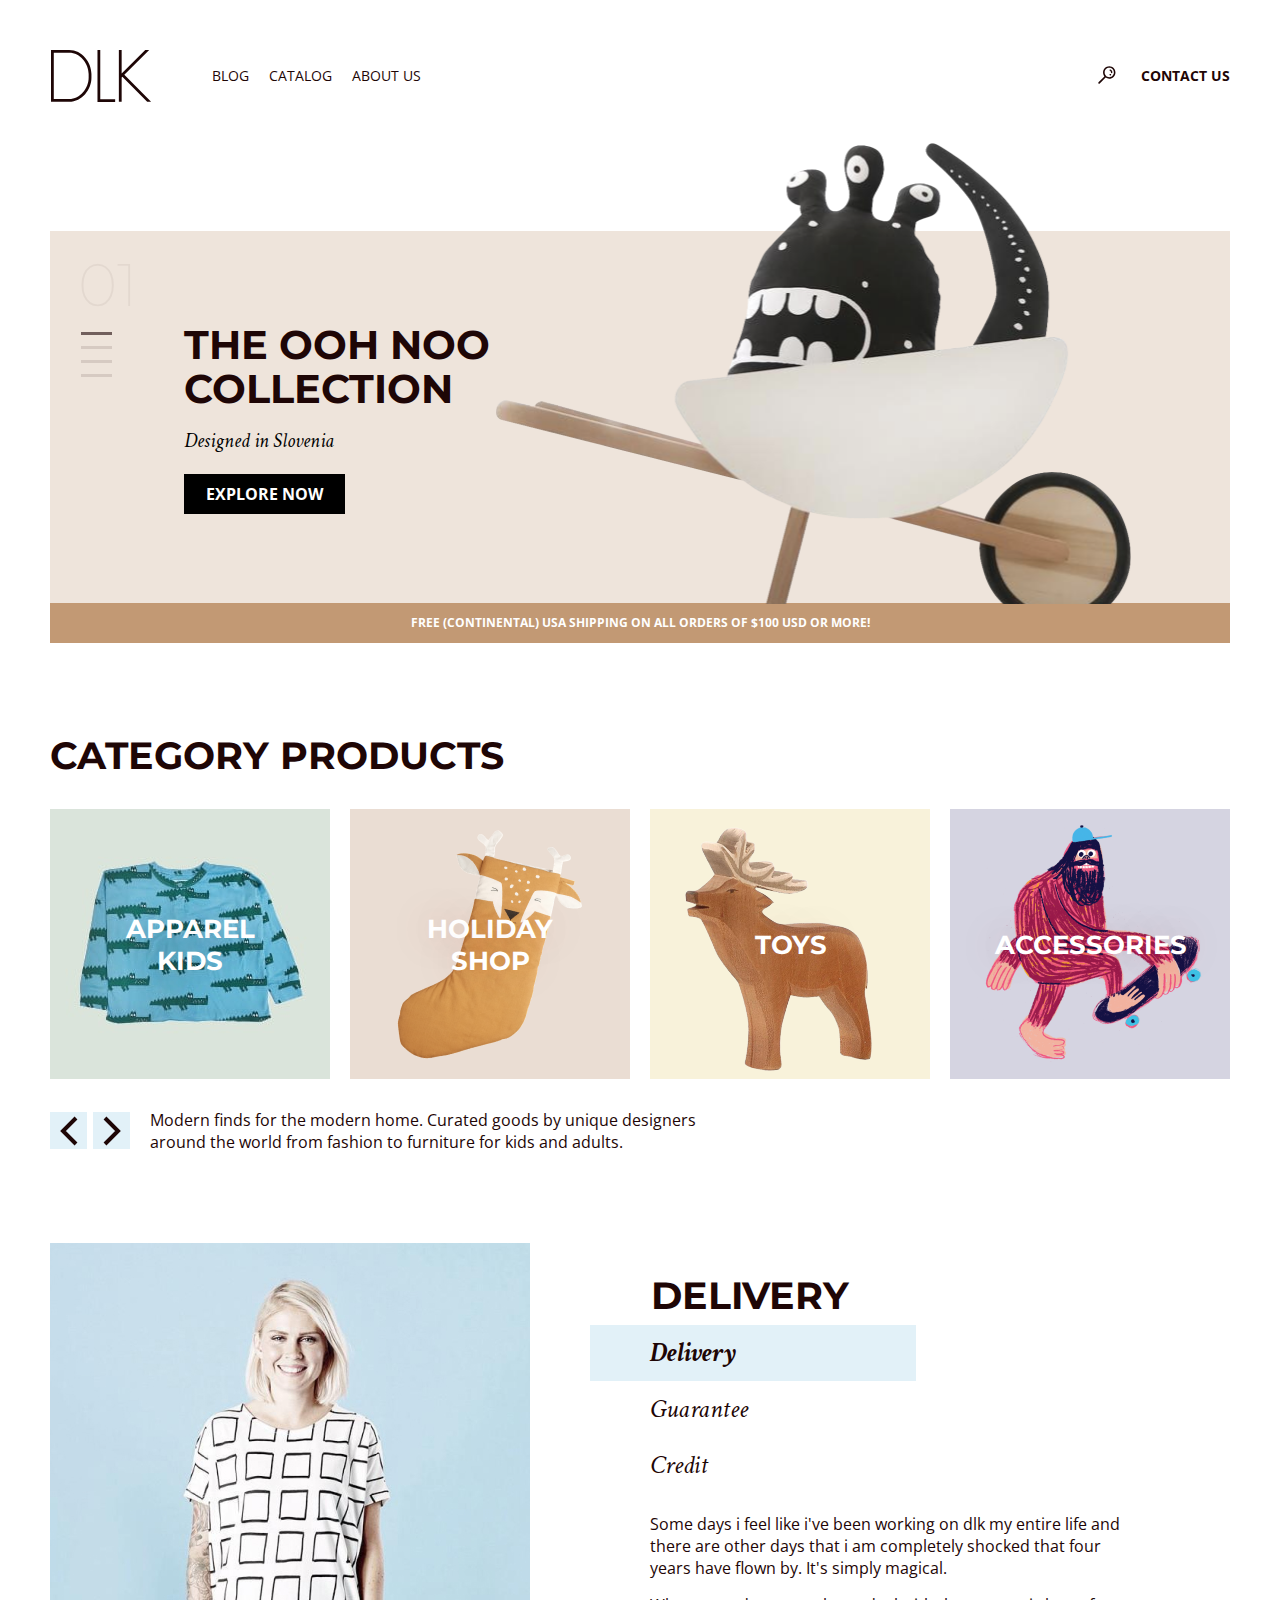
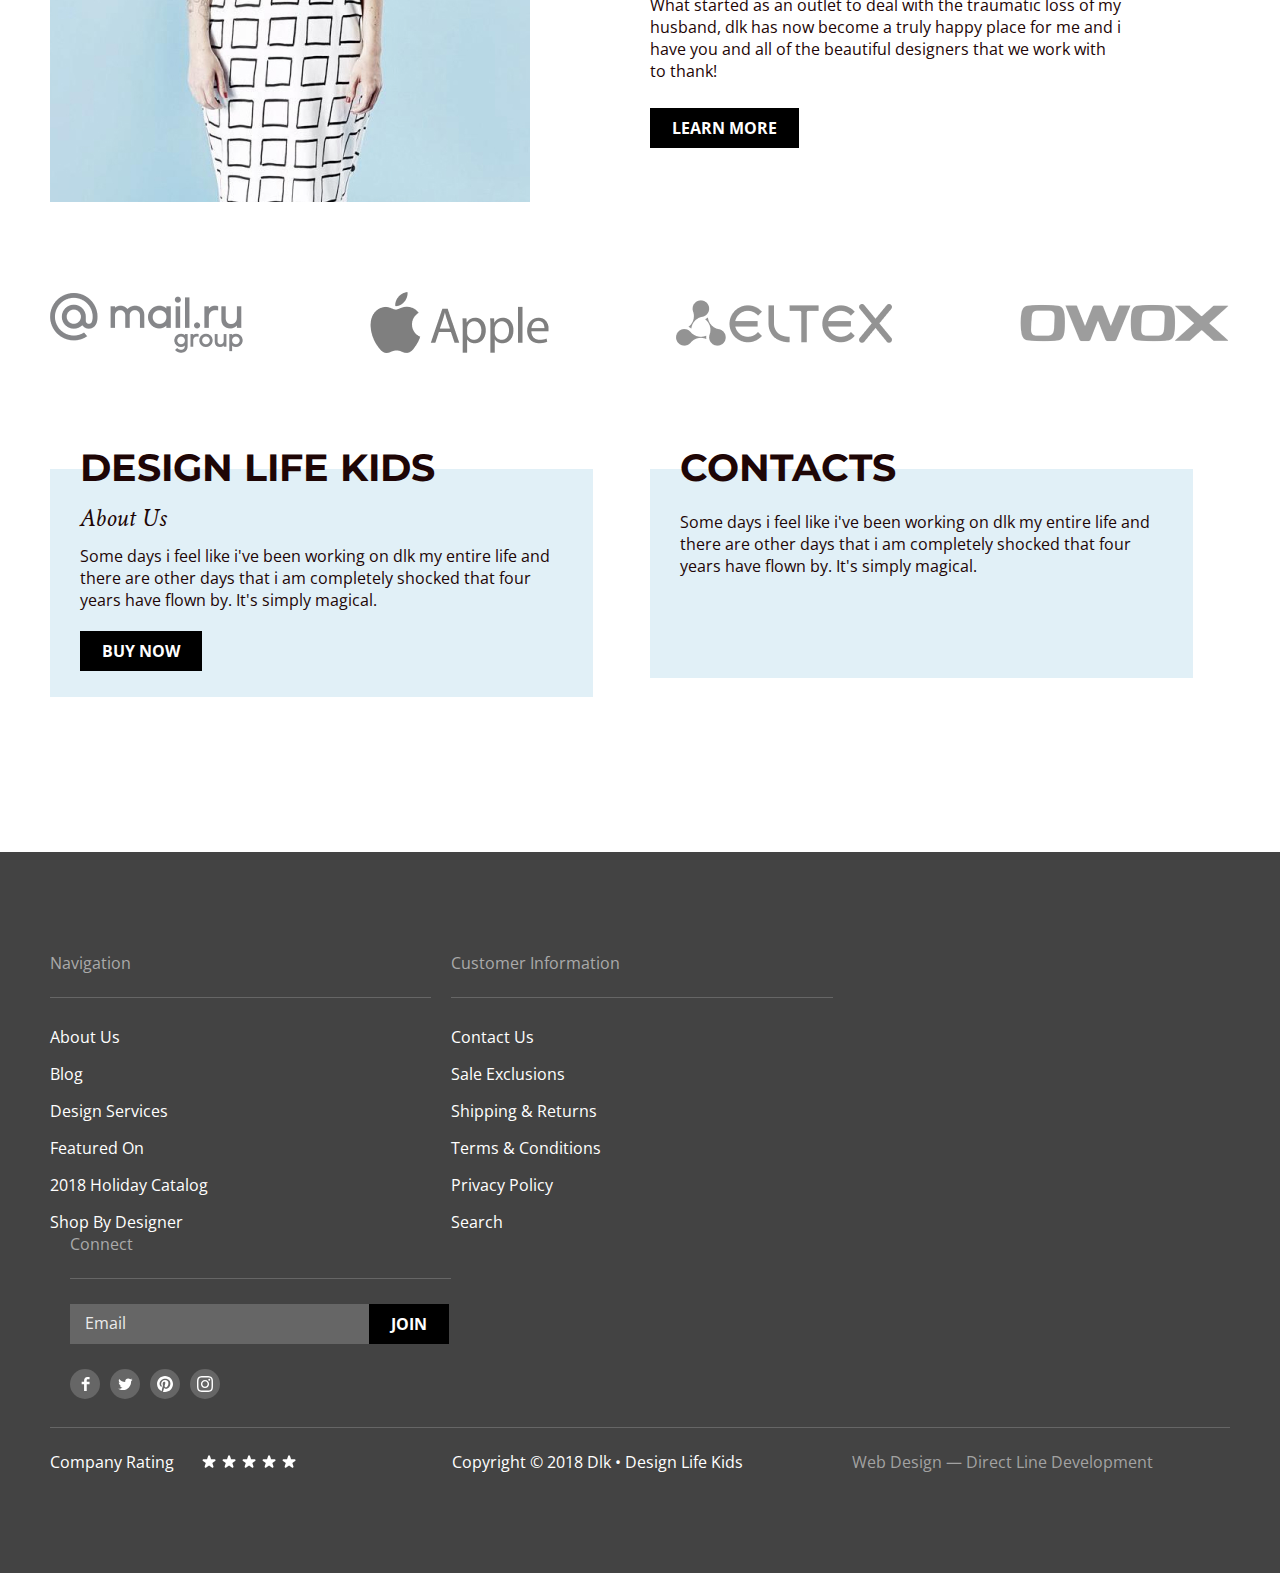
<file: index.html>
<!DOCTYPE html>
<html lang="en">
<head>
    <meta charset="UTF-8">
    <meta http-equiv="X-UA-Compatible" content="IE=edge">
    <meta name="viewport" content="width=, initial-scale=1.0">
    <link rel="stylesheet" href="./css/common.css">
    <link rel="stylesheet" href="./css/style.css">
    <link rel="stylesheet" href="./css/normalize.css">
    <link rel="preconnect" href="https://fonts.googleapis.com">
    <link rel="preconnect" href="https://fonts.gstatic.com" crossorigin>
    <link href="https://fonts.googleapis.com/css2?family=Crimson+Text:ital,wght@1,400;1,700&family=Montserrat:wght@200;700&family=Open+Sans:wght@400;700&display=swap" rel="stylesheet">
    <title>Main</title>
</head>
<body>
  <header class="header container">
    <a href="/" class="header__link header-change">
      <img src="./img/icon/Logo.svg" alt="logo" class="header__logo"></a>
    <nav class="header__nav left">
      <ul class="header__list">
        <li class="header__list-item undotted header-change"><a href="./pages/blog.html" class="header__list-link">BLOG</a></li>
        <li class="header__list-item undotted header-change"><a href="./pages/catalog.html" class="header__list-link">CATALOG</a></li>
        <li class="header__list-item undotted header-change"><a href="#" class="header__list-link">ABOUT US</a></li>
      </ul>
    </nav>
    <ul class="header__list header-search">
      <li class="header__list-item header-search undotted header-change"><a href="#" class="header__list header-link"><img src="./img/icon/search.svg" alt="search" class="header__list header-link-search"></a></li>
      <li class="header__list-item header-search undotted header-change"><a href="./pages/contact.html" class="header__list-search">CONTACT US</a></li>
    </ul>
  </header>
  <main>
    <section class="container banner">
      <div class="switch">
        <span class="switch__number">01</span>
          <ul class="switch__list">
            <li class="switch__list-item undotted"><button class="switch__list-btn active" type="button"></button></li>
            <li class="switch__list-item undotted"><button class="switch__list-btn" type="button"></button></li>
            <li class="switch__list-item undotted"><button class="switch__list-btn" type="button"></button></li>
            <li class="switch__list-item undotted"><button class="switch__list-btn" type="button"></button></li>
          </ul>
      </div>
      <div class="caption">
        <h1 class="title caption-title">THE OOH NOO COLLECTION</h1>
        <h2 class="subtitle">Designed in Slovenia</h2>
        <button class="caption__info button btn_js" type="button" aria-label="Open modal window">EXPLORE NOW</button>
      </div>    
      <p class="banner__text">FREE (CONTINENTAL) USA SHIPPING ON ALL ORDERS OF $100 USD OR MORE!</p>
      <img class="banner__img" src="./img/monster.png" alt="OOH NOO" width="635" height="461">
    </section>
    <section class="products container">
      <h2 class="products__title title">CATEGORY PRODUCTS</h2>
        <div class="products__categories">
          <ul class="products__list">
            <li class="products__list-item products__list-one undotted"><a class="products__link products__link-apparel" href="#">APPAREL KIDS</a></li>
            <li class="products__list-item products__list-two undotted"><a class="products__link products__link-holiday" href="#">HOLIDAY SHOP</a></li>
            <li class="products__list-item products__list-three undotted"><a class="products__link products__link-toys" href="./pages/toys.html">TOYS</a></li>
            <li class="products__list-item products__list-four undotted"><a class="products__link products__link-accessories" href="#">ACCESSORIES</a></li>
          </ul>             
        </div>          
        <div class="modern">
          <button class="butt butt-left" type="button"></button>
          <button class="butt butt-right" type="button"></button>
          <p class="text__decorative modern-text">Modern finds for the modern home. Curated goods by unique designers around the world from fashion to furniture for kids and adults.</p>
        </div>
    </section>
    <section class="business container">
      <img src="./img/womanInDress.jpg" alt="woman" width="480" height="559">
      <div class="delivery">
        <h2 class="title business__title">DELIVERY</h2>
        <ul>
          <li class="delivery__list undotted item-active"><a class="delivery__link link-active" href="#">Delivery</a></li>
          <li class="delivery__list undotted"><a class="delivery__link delivery-link-guarantee" href="#">Guarantee</a></li>
          <li class="delivery__list undotted"><a class="delivery__link delivery-link-credit" href="#">Credit</a></li>
        </ul>
        <p class="text__decorative delivery__work">Some days i feel like i've been working on dlk my entire life and there are other days that i am completely shocked that four years have flown by. It's simply magical.</p>
        <p class="text__decorative delivery__thank">What started as an outlet to deal  with the traumatic loss of my husband, dlk has now become a truly happy place for me and i have you and all of the beautiful designers that we work with to thank!</p>
        <button class="caption__info delivery-btn" type="button">LEARN MORE</button>
      </div>        
    </section>
    <section class="social container">
      <h2 class="title-hidden">socialnetwork</h2>
      <div class="socialnetwork">                    
        <ul class="socialnetwork__list">
          <li class="socialnetwork__link-item"><a class="socialnetwork__link" href="https://mail.ru/"><img src="./img/mail.ru.png" alt="mail" width="193" height="60"></a></li>
          <li class="socialnetwork__link-item"><a class="socialnetwork__link" href="https://apple.com"><img src="./img/apple.png" alt="apple" width="179" height="61"></a></li>
          <li class="socialnetwork__link-item"><a class="socialnetwork__link" href="https://eltexcm.ru"><img src="./img/eltex.png" alt="eltex" width="216" height="46"></a></li>
          <li class="socialnetwork__link-item"><a class="socialnetwork__link" href="https://owox.com"><img src="./img/owox.png" alt="owox" width="211" height="40"></a></li>       
        </ul>        
      </div>
    </section>
    <section class="about-us container">
      <div class="design">
        <h2 class="title design__title">DESIGN LIFE KIDS</h2>
        <p class="text__decorative design__aboutus">About Us</p>
        <p class="text__decorative design__text">Some days i feel like i've been working on dlk my entire life and there are other days that i am completely shocked that four years have flown by. It's simply magical.  </p>
        <button class="caption__info design__link">BUY NOW</button> 
      </div>
      <div class="contacts">
        <h2 class="title contacts__title">CONTACTS</h2>
        <p class="text__decorative contacts__text">Some days i feel like i've been working on dlk my entire life and there are other days that i am completely shocked that four years have flown by. It's simply magical.</p>
        <iframe class="contacs__map" src="https://www.google.com/maps/embed?pb=!1m18!1m12!1m3!1d2372.5371506249517!2d49.288149915401306!3d53.51246308001415!2m3!1f0!2f0!3f0!3m2!1i1024!2i768!4f13.1!3m3!1m2!1s0x416879a82611632d%3A0xb18d94ffcf91e387!2zREwgQWNhZGVteSDigJQg0LrRg9GA0YHRiyDQv9GA0L7Qs9GA0LDQvNC80LjRgNC-0LLQsNC90LjRjw!5e0!3m2!1sru!2sru!4v1669022065024!5m2!1sru!2sru" width="483" height="196" style="border:0;" allowfullscreen="" loading="lazy" referrerpolicy="no-referrer-when-downgrade"></iframe>
      </div>
    </section>
  </main>
  <footer class="footer">
    <div class="footer__box container">
      <div class="footer__navigation">
        <h2 class="link__name">Navigation</h2>
        <ul class="navigation__list">
          <li class="navigation__list-item undotted"><a class="navigation__link footer__link" href="#">About Us</a></li>
          <li class="navigation__list-item undotted"><a class="navigation__link footer__link" href="./pages/blog.html">Blog</a></li>
          <li class="navigation__list-item undotted"><a class="navigation__link footer__link" href="#">Design Services</a></li>
          <li class="navigation__list-item undotted"><a class="navigation__link footer__link" href="#">Featured On</a></li>
          <li class="navigation__list-item undotted"><a class="navigation__link footer__link" href="#">2018 Holiday Catalog</a></li>
          <li class="navigation__list-item undotted"><a class="navigation__link footer__link" href="#">Shop By Designer</a></li>
        </ul>
      </div>
      <div class="footer__information">
        <h2 class="link__name information__name">Customer Information</h2>
        <ul class="information__list">
          <li class="undotted"><a class="footer__link" href="./pages/contact.html">Contact Us</a></li>
          <li class="undotted"><a class="footer__link" href="#">Sale Exclusions</a></li>
          <li class="undotted"><a class="footer__link" href="#">Shipping & Returns</a></li>
          <li class="undotted"><a class="footer__link" href="#">Terms & Conditions</a></li>
          <li class="undotted"><a class="footer__link" href="#">Privacy Policy</a></li>
          <li class="undotted"><a class="footer__link" href="#">Search</a></li>
        </ul>
      </div>
      <div class="footer__connect">
        <h2 class="link__name connect__name">Connect</h2>
        <div class="connect__wrapper">
          <input class="connect__email" type="text" name="text" placeholder="Email">
          <button class="caption__info" type="button">JOIN</button>
        </div>
        <div class="media-icons">
          <ul class="media-icons__list">
            <li class="undotted"><a class="media-icons__link" href="https://www.facebook.com"><img class="media-icons__img" src="./img/icon/facebook.svg" alt="facebook"></a></li>
            <li class="undotted"><a class="media-icons__link" href="https://www.twitterinc.com"><img class="media-icons__img" src="./img/icon/twitter.svg" alt="twitter"></a></li>
            <li class="undotted"><a class="media-icons__link" href="https://ru.pinterest.com"><img class="media-icons__img" src="./img/icon/pinterest.svg" alt="pinterest"></a></li>
            <li class="undotted"><a class="media-icons__link" href="https://www.instagram.com"><img class="media-icons__img" src="./img/icon/instagram.svg" alt="instagram"></a></li>
          </ul>   
        </div>
      </div>
      <div class="free-box">
        <div class="rating">
            <div class="rating__group rating__caption rating__title">
              <input class="rating__star" type="radio" name="fail" id="5">
              <label class="label-rating" for="5"></label>
              <input class="rating__star" type="radio" name="satisfactory" id="4">
              <label class="label-rating" for="4"></label>
              <input class="rating__star" type="radio" name="good" id="3">
              <label class="label-rating" for="3"></label>
              <input class="rating__star" type="radio" name="verygood" id="2">
              <label class="label-rating" for="2"></label>
              <input class="rating__star" type="radio" name="excellent" id="1">
              <label class="label-rating rating-5" for="1"></label>
              Company Rating
            </div>  
        </div>
        <p class="rating__caption">Copyright © 2018 Dlk • Design Life Kids</p>
        <a class="rating__caption rating__caption-web" href="#">Web Design — Direct Line Development</a>
      </div>
    </div>
  </footer>
  <div class="popup">
    <div class="overlay"></div>
      <div class="modal__wrap">
        <form class="contact__form" method="post" action="#">
          <div class="label__wrapper">
            <label class="contact__label" for="name">Name</label>
            <input class="contact__input-name" type="text" placeholder="" name="name" id="name">
          </div>
          <div class="column__two-input">
            <div class="label__wrapper">
              <label class="contact__label" for="phone">Phone</label>
              <input class="contact__input" type="tel" name="phone" id="phone">
            </div>
            <div class="label__wrapper">
              <label class="contact__label" for="email">Email</label>
              <input class="contact__input" type="email" name="email" id="email">
            </div> 
          </div>
          <div>
            <label class="contact__label" for="message">Message</label>
            <textarea class="contact__area" name="message" id="message" cols="30" rows="10"></textarea>
          </div>
          <div class="checkbox">
            <input class="checkbox__input" type="checkbox" name="checkbox" id="checkbox">
            <label for="checkbox" class="checkbox__text">By clicking on the button, you consent to the processing of your personal data</label>
          </div>
          <button class="caption__info submit" type="submit" disabled>SUBMIT</button>
        </form>
        <button class="close" type="button"></button>
      </div>
  </div>
  <script src="./script.js"></script>
</body>
</file>
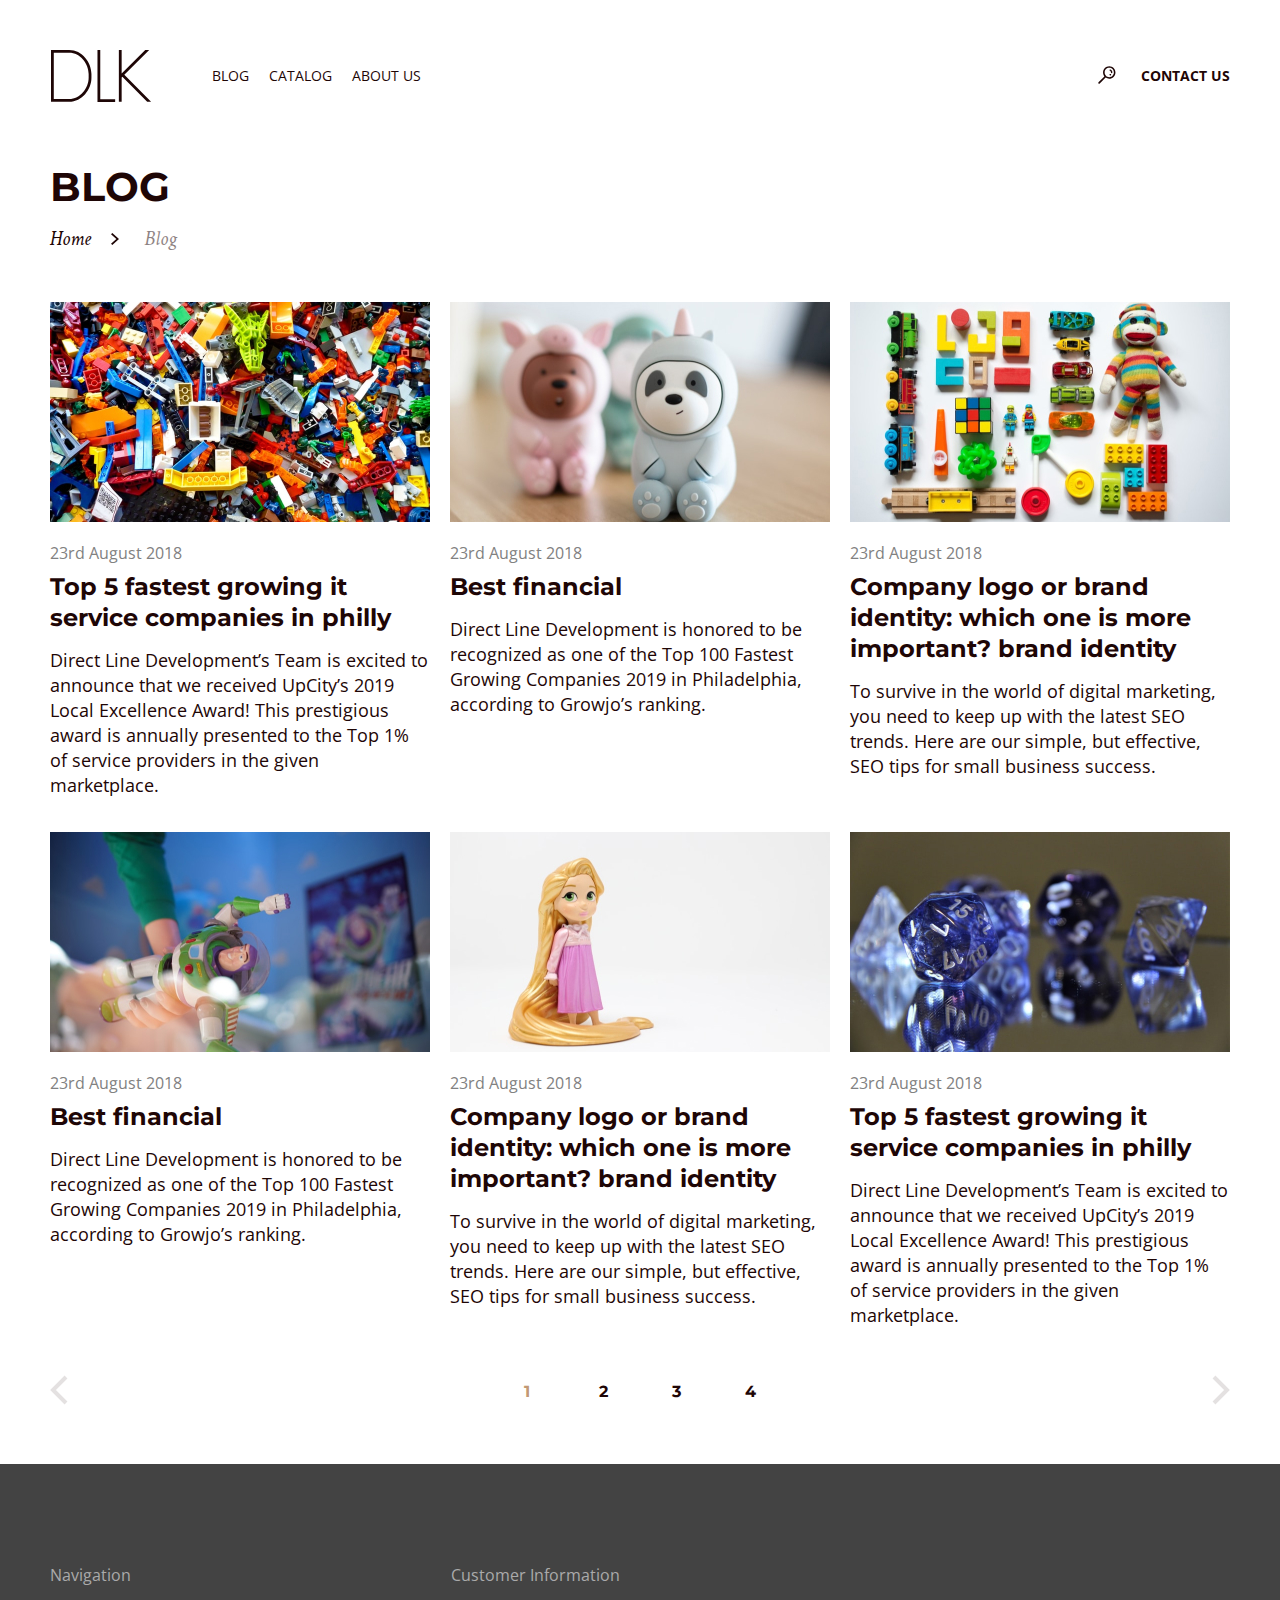
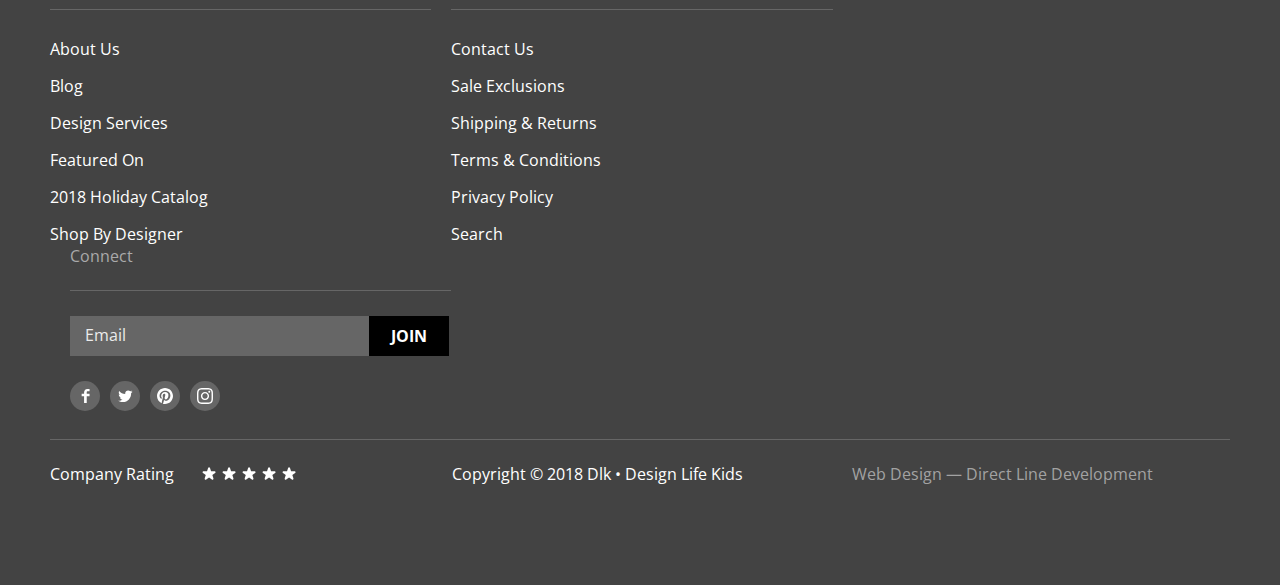
<file: pages/blog.html>
<!DOCTYPE html>
<html lang="en">
<head>
    <meta charset="UTF-8">
    <meta http-equiv="X-UA-Compatible" content="IE=edge">
    <meta name="viewport" content="width=device-width, initial-scale=1.0">
    <link rel="stylesheet" href="../css/common.css">
    <link rel="stylesheet" href="../css/blog.css">
    <link rel="stylesheet" href="../css/normalize.css">
    <link rel="preconnect" href="https://fonts.googleapis.com">
    <link rel="preconnect" href="https://fonts.gstatic.com" crossorigin>
    <link href="https://fonts.googleapis.com/css2?family=Crimson+Text:ital,wght@1,400;1,700&family=Montserrat:wght@200;700&family=Open+Sans:wght@400;700&display=swap" rel="stylesheet">
    <title>Blog</title>
</head>
<body>
  <header class="header container">
    <a href="/" class="header__link header-change">
      <img src="../img/icon/Logo.svg" alt="logo" class="header__logo"></a>
    <nav class="header__nav left">
      <ul class="header__list">
        <li class="header__list-item undotted header-change"><a href="../pages/blog.html" class="header__list-link">BLOG</a></li>
        <li class="header__list-item undotted header-change"><a href="../pages/catalog.html" class="header__list-link">CATALOG</a></li>
        <li class="header__list-item undotted header-change"><a href="#" class="header__list-link">ABOUT US</a></li>
      </ul>
    </nav>
    <ul class="header__list header-search">
      <li class="header__list-item header-search undotted header-change"><a href="#" class="header__list header-link"><img src="../img/icon/search.svg" alt="search" class="header__list header-link-search"></a></li>
      <li class="header__list-item header-search undotted header-change"><a href="../pages/contact.html" class="header__list-search">CONTACT US</a></li>
    </ul>
  </header>
  <main>
    <section class="blog container">
      <h1 class="title">BLOG</h1>
      <div class="breadcrumbs">
        <ul class="breadcrumbs__list">
          <li class="breadcrumbs__list-item undotted"><a class="breadcrumbs__link" href="#">Home</a></li>
          <li class="breadcrumbs__list-item undotted"><a class="breadcrumbs__link link-blog" href="#">Blog</a></li>
        </ul>
      </div>
      <div class="articles">
        <ul class="articles__list">
          <li class="articles__list-item">
            <img src="../img/legos.jpg" alt="toys" width="380" height="220">
            <p class="date">23rd August 2018</p>
            <a class="article__title" href="">Top 5 fastest growing it service companies in philly</a>
            <p class="article__text" >Direct Line Development’s Team is excited to announce that we received UpCity’s 2019 Local Excellence Award! This prestigious award is annually presented to the Top 1% of service providers in the given marketplace.</p>
          </li>
          <li class="articles__list-item">
            <img src="../img/twoToys.jpg" alt="toys" width="380" height="220">
            <p class="date">23rd August 2018</p>
            <a class="article__title" href="">Best financial</a>
            <p class="article__text">Direct Line Development is honored to be recognized as one of the Top 100 Fastest Growing Companies 2019 in Philadelphia, according to Growjo’s ranking.</p>
          </li>
          <li class="articles__list-item">
            <img src="../img/toys.jpg" alt="toys" width="380" height="220">
            <p class="date">23rd August 2018</p>
            <a class="article__title" href="">Company logo or brand identity: which one is more important? brand identity</a>
            <p class="article__text">To survive in the world of digital marketing, you need to keep up with the latest SEO trends. Here are our simple, but effective, SEO tips for small business success.</p>
          </li>
          <li class="articles__list-item">
            <img src="../img/toy.jpg" alt="toys" width="380" height="220">
            <p class="date">23rd August 2018</p>
            <a class="article__title" href="">Best financial</a>
            <p class="article__text">Direct Line Development is honored to be recognized as one of the Top 100 Fastest Growing Companies 2019 in Philadelphia, according to Growjo’s ranking.</p>
          </li>
          <li class="articles__list-item">
            <img src="../img/doll.jpg" alt="toys" width="380" height="220">
            <p class="date">23rd August 2018</p>
            <a class="article__title" href="">Company logo or brand identity: which one is more important? brand identity</a>
            <p class="article__text">To survive in the world of digital marketing, you need to keep up with the latest SEO trends. Here are our simple, but effective, SEO tips for small business success.</p>
          </li>
          <li class="articles__list-item">
            <img src="../img/dice.jpg" alt="toys" width="380" height="220">
            <p class="date">23rd August 2018</p>
            <a class="article__title" href="">Top 5 fastest growing it service companies in philly</a>
            <p class="article__text">Direct Line Development’s Team is excited to announce that we received UpCity’s 2019 Local Excellence Award! This prestigious award is annually presented to the Top 1% of service providers in the given marketplace.</p>
          </li>
        </ul>
      </div>
      <div class="pagination">
        <a href="">
          <svg class="pagination__vector" width="18" height="30" viewBox="0 0 18 30" fill="none" xmlns="http://www.w3.org/2000/svg">
            <path d="M16 2L3 15L16 28" stroke="#1E0606" stroke-opacity="0.12" stroke-width="4"/>
          </svg></a>
        <div>
          <ul class="pagination__list">
            <li><a class="pagination__number undotted number-active" href="#">1</a></li>
            <li><a class="pagination__number undotted" href="#">2</a></li>
            <li><a class="pagination__number undotted" href="#">3</a></li>
            <li><a class="pagination__number undotted" href="#">4</a></li>
          </ul>                      
        </div>
        <a href="">
          <svg width="18" height="30" viewBox="0 0 18 30" fill="none" xmlns="http://www.w3.org/2000/svg">
            <path d="M2 2L15 15L2 28" stroke="#1E0606" stroke-opacity="0.12" stroke-width="4"/>
          </svg></a>
      </div>
    </section>
  </main>
  <footer class="footer">
    <div class="footer__box container">
      <div class="footer__navigation">
        <h2 class="link__name">Navigation</h2>
        <ul class="navigation__list">
          <li class="navigation__list-item undotted"><a class="navigation__link footer__link" href="#">About Us</a></li>
          <li class="navigation__list-item undotted"><a class="navigation__link footer__link" href="../pages/blog.html">Blog</a></li>
          <li class="navigation__list-item undotted"><a class="navigation__link footer__link" href="#">Design Services</a></li>
          <li class="navigation__list-item undotted"><a class="navigation__link footer__link" href="#">Featured On</a></li>
          <li class="navigation__list-item undotted"><a class="navigation__link footer__link" href="#">2018 Holiday Catalog</a></li>
          <li class="navigation__list-item undotted"><a class="navigation__link footer__link" href="#">Shop By Designer</a></li>
        </ul>
      </div>
      <div class="footer__information">
        <h2 class="link__name information__name">Customer Information</h2>
        <ul class="information__list">
          <li class="undotted"><a class="footer__link" href="../pages/contact.html">Contact Us</a></li>
          <li class="undotted"><a class="footer__link" href="#">Sale Exclusions</a></li>
          <li class="undotted"><a class="footer__link" href="#">Shipping & Returns</a></li>
          <li class="undotted"><a class="footer__link" href="#">Terms & Conditions</a></li>
          <li class="undotted"><a class="footer__link" href="#">Privacy Policy</a></li>
          <li class="undotted"><a class="footer__link" href="#">Search</a></li>
        </ul>
      </div>
      <div class="footer__connect">
        <h2 class="link__name connect__name">Connect</h2>
        <div class="connect__wrapper">
          <input class="connect__email" type="text" name="text" placeholder="Email">
          <button class="caption__info" type="button">JOIN</button>
        </div>
        <div class="media-icons">
          <ul class="media-icons__list">
            <li class="undotted"><a class="media-icons__link" href="https://www.facebook.com"><img class="media-icons__img" src="../img/icon/facebook.svg" alt="facebook"></a></li>
            <li class="undotted"><a class="media-icons__link" href="https://www.twitterinc.com"><img class="media-icons__img" src="../img/icon/twitter.svg" alt="twitter"></a></li>
            <li class="undotted"><a class="media-icons__link" href="https://ru.pinterest.com"><img class="media-icons__img" src="../img/icon/pinterest.svg" alt="pinterest"></a></li>
            <li class="undotted"><a class="media-icons__link" href="https://www.instagram.com"><img class="media-icons__img" src="../img/icon/instagram.svg" alt="instagram"></a></li>
          </ul>   
        </div>
      </div>
      <div class="free-box">
        <div class="rating">
          <div class="rating__group rating__caption rating__title">
            <input class="rating__star" type="radio" name="fail" id="5">
            <label class="label-rating" for="5"></label>
            <input class="rating__star" type="radio" name="satisfactory" id="4">
            <label class="label-rating" for="4"></label>
            <input class="rating__star" type="radio" name="good" id="3">
            <label class="label-rating" for="3"></label>
            <input class="rating__star" type="radio" name="verygood" id="2">
            <label class="label-rating" for="2"></label>
            <input class="rating__star" type="radio" name="excellent" id="1">
            <label class="label-rating rating-5" for="1"></label>
            Company Rating
          </div>  
        </div>
        <p class="rating__caption">Copyright © 2018 Dlk • Design Life Kids</p>
        <a class="rating__caption rating__caption-web" href="#">Web Design — Direct Line Development</a>
      </div>
    </div>
  </footer>
</body>
</html>
</file>
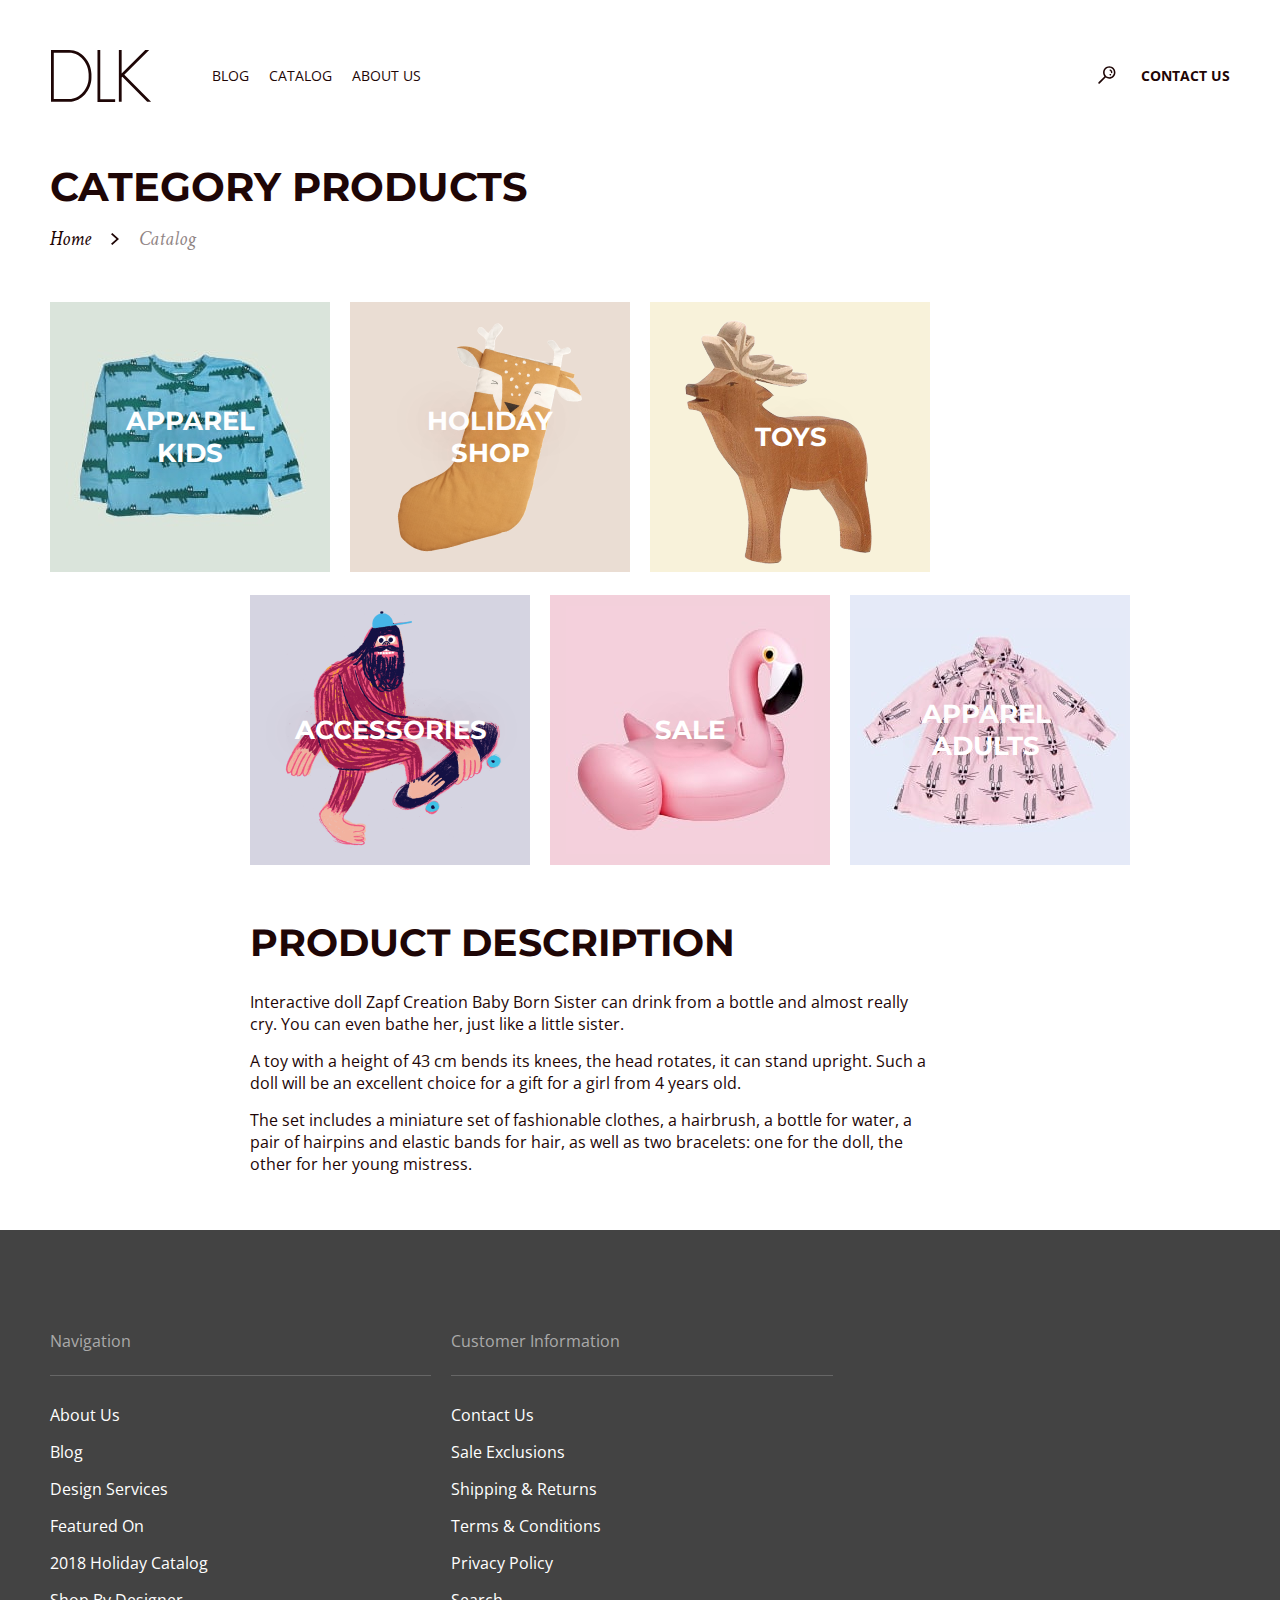
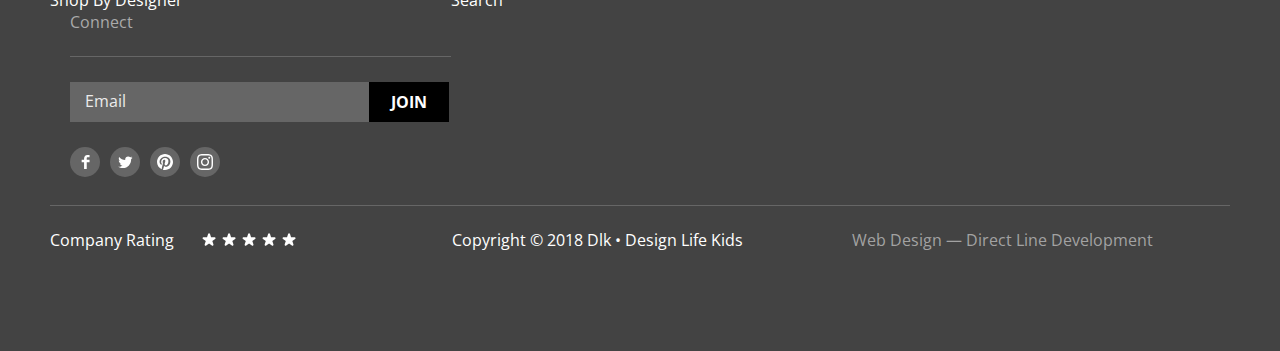
<file: pages/catalog.html>
<!DOCTYPE html>
<html lang="en">
<head>
    <meta charset="UTF-8">
    <meta http-equiv="X-UA-Compatible" content="IE=edge">
    <meta name="viewport" content="width=device-width, initial-scale=1.0">
    <link rel="stylesheet" href="../css/common.css">
    <link rel="stylesheet" href="../css/catalog.css">
    <link rel="stylesheet" href="../css/normalize.css">
    <link rel="preconnect" href="https://fonts.googleapis.com">
    <link rel="preconnect" href="https://fonts.gstatic.com" crossorigin>
    <link href="https://fonts.googleapis.com/css2?family=Crimson+Text:ital,wght@1,400;1,700&family=Montserrat:wght@200;700&family=Open+Sans:wght@400;700&display=swap" rel="stylesheet">
    <title>Catalog</title>
</head>
<body>
  <header class="header container">
    <a href="/" class="header__link header-change">
      <img src="../img/icon/Logo.svg" alt="logo" class="header__logo"></a>
    <nav class="header__nav left">
      <ul class="header__list">
        <li class="header__list-item undotted header-change"><a href="../pages/blog.html" class="header__list-link">BLOG</a></li>
        <li class="header__list-item undotted header-change"><a href="../pages/catalog.html" class="header__list-link">CATALOG</a></li>
        <li class="header__list-item undotted header-change"><a href="#" class="header__list-link">ABOUT US</a></li>
      </ul>
    </nav>
    <ul class="header__list header-search">
      <li class="header__list-item header-search undotted header-change"><a href="#" class="header__list header-link"><img src="../img/icon/search.svg" alt="search" class="header__list header-link-search"></a></li>
      <li class="header__list-item header-search undotted header-change"><a href="../pages/contact.html" class="header__list-search">CONTACT US</a></li>
    </ul>
  </header>
  <main>
    <section class="categories__box container">
      <div class="categories">
        <h1 class="title">CATEGORY PRODUCTS</h1>
        <ul class="breadcrumbs__list">
          <li class="breadcrumbs__list-item undotted"><a class="breadcrumbs__link" href="#">Home</a></li>
          <li class="breadcrumbs__list-item undotted"><a class="breadcrumbs__link" href="#">Catalog</a></li>
        </ul>
      </div> 
      <div class="products">
        <ul class="product__list">
          <li class="product__list-item product__apparel undotted"><a class="product__link product__link-apparel" href="#">APPAREL KIDS</a></li>
          <li class="product__list-item product__holiday undotted"><a class="product__link product__link-holiday" href="#">HOLIDAY SHOP</a></li>          
          <li class="product__list-item product__toys undotted"><a class="product__link product__link-toys"  href="../pages/toys.html">TOYS</a></li>
          <li class="products-hidden-1"></li>
          <li class="products-hidden-2"></li>  
          <li class="product__list-item product__accessories undotted"><a class="product__link product__link-accessories"  href="#">ACCESSORIES</a></li>
          <li class="product__list-item product__sale undotted"><a class="product__link product__link-sale"  href="#">SALE</a></li>
          <li class="product__list-item product__adults undotted"><a class="product__link product__link-adults" href="#">APPAREL ADULTS</a></li>
        </ul>
      </div>
    </section>
    <section class="description container">
      <h2 class="title description__title">PRODUCT DESCRIPTION</h2>
      <p class="text__decorative description__text">Interactive doll Zapf Creation Baby Born Sister can drink from a bottle and almost really cry. You can even bathe her, just like a little sister.</p>
      <p class="text__decorative description__text">A toy with a height of 43 cm bends its knees, the head rotates, it can stand upright. Such a doll will be an excellent choice for a gift for a girl from 4 years old.</p>
      <p class="text__decorative description__text">The set includes a miniature set of fashionable clothes, a hairbrush, a bottle for water, a pair of hairpins and elastic bands for hair, as well as two bracelets: one for the doll, the other for her young mistress.</p>
    </section> 
  </main>
  <footer class="footer">
    <div class="footer__box container">
      <div class="footer__navigation">
        <h2 class="link__name">Navigation</h2>
        <ul class="navigation__list">
          <li class="navigation__list-item undotted"><a class="navigation__link footer__link" href="#">About Us</a></li>
          <li class="navigation__list-item undotted"><a class="navigation__link footer__link" href="../pages/blog.html">Blog</a></li>
          <li class="navigation__list-item undotted"><a class="navigation__link footer__link" href="#">Design Services</a></li>
          <li class="navigation__list-item undotted"><a class="navigation__link footer__link" href="#">Featured On</a></li>
          <li class="navigation__list-item undotted"><a class="navigation__link footer__link" href="#">2018 Holiday Catalog</a></li>
          <li class="navigation__list-item undotted"><a class="navigation__link footer__link" href="#">Shop By Designer</a></li>
        </ul>
      </div>
      <div class="footer__information">
        <h2 class="link__name information__name">Customer Information</h2>
        <ul class="information__list">
          <li class="undotted"><a class="footer__link" href="../pages/contact.html">Contact Us</a></li>
          <li class="undotted"><a class="footer__link" href="#">Sale Exclusions</a></li>
          <li class="undotted"><a class="footer__link" href="#">Shipping & Returns</a></li>
          <li class="undotted"><a class="footer__link" href="#">Terms & Conditions</a></li>
          <li class="undotted"><a class="footer__link" href="#">Privacy Policy</a></li>
          <li class="undotted"><a class="footer__link" href="#">Search</a></li>
        </ul>
      </div>
      <div class="footer__connect">
        <h2 class="link__name connect__name">Connect</h2>
          <div class="connect__wrapper">
            <input class="connect__email" type="text" name="text" placeholder="Email">
            <button class="caption__info" type="button">JOIN</button>
          </div>
          <div class="media-icons">
            <ul class="media-icons__list">
              <li class="undotted"><a class="media-icons__link" href="https://www.facebook.com"><img class="media-icons__img" src="../img/icon/facebook.svg" alt="facebook"></a></li>
              <li class="undotted"><a class="media-icons__link" href="https://www.twitterinc.com"><img class="media-icons__img" src="../img/icon/twitter.svg" alt="twitter"></a></li>
              <li class="undotted"><a class="media-icons__link" href="https://ru.pinterest.com"><img class="media-icons__img" src="../img/icon/pinterest.svg" alt="pinterest"></a></li>
              <li class="undotted"><a class="media-icons__link" href="https://www.instagram.com"><img class="media-icons__img" src="../img/icon/instagram.svg" alt="instagram"></a></li>
            </ul>   
          </div>
      </div>
      <div class="free-box">
        <div class="rating">
          <div class="rating__group rating__caption rating__title">
            <input class="rating__star" type="radio" name="fail" id="5">
            <label class="label-rating" for="5"></label>
            <input class="rating__star" type="radio" name="satisfactory" id="4">
            <label class="label-rating" for="4"></label>
            <input class="rating__star" type="radio" name="good" id="3">
            <label class="label-rating" for="3"></label>
            <input class="rating__star" type="radio" name="verygood" id="2">
            <label class="label-rating" for="2"></label>
            <input class="rating__star" type="radio" name="excellent" id="1">
            <label class="label-rating rating-5" for="1"></label>
            Company Rating
          </div>  
        </div>
        <p class="rating__caption">Copyright © 2018 Dlk • Design Life Kids</p>
        <a class="rating__caption rating__caption-web" href="#">Web Design — Direct Line Development</a>
      </div>
    </div>
  </footer>
</body>
</html>
</file>
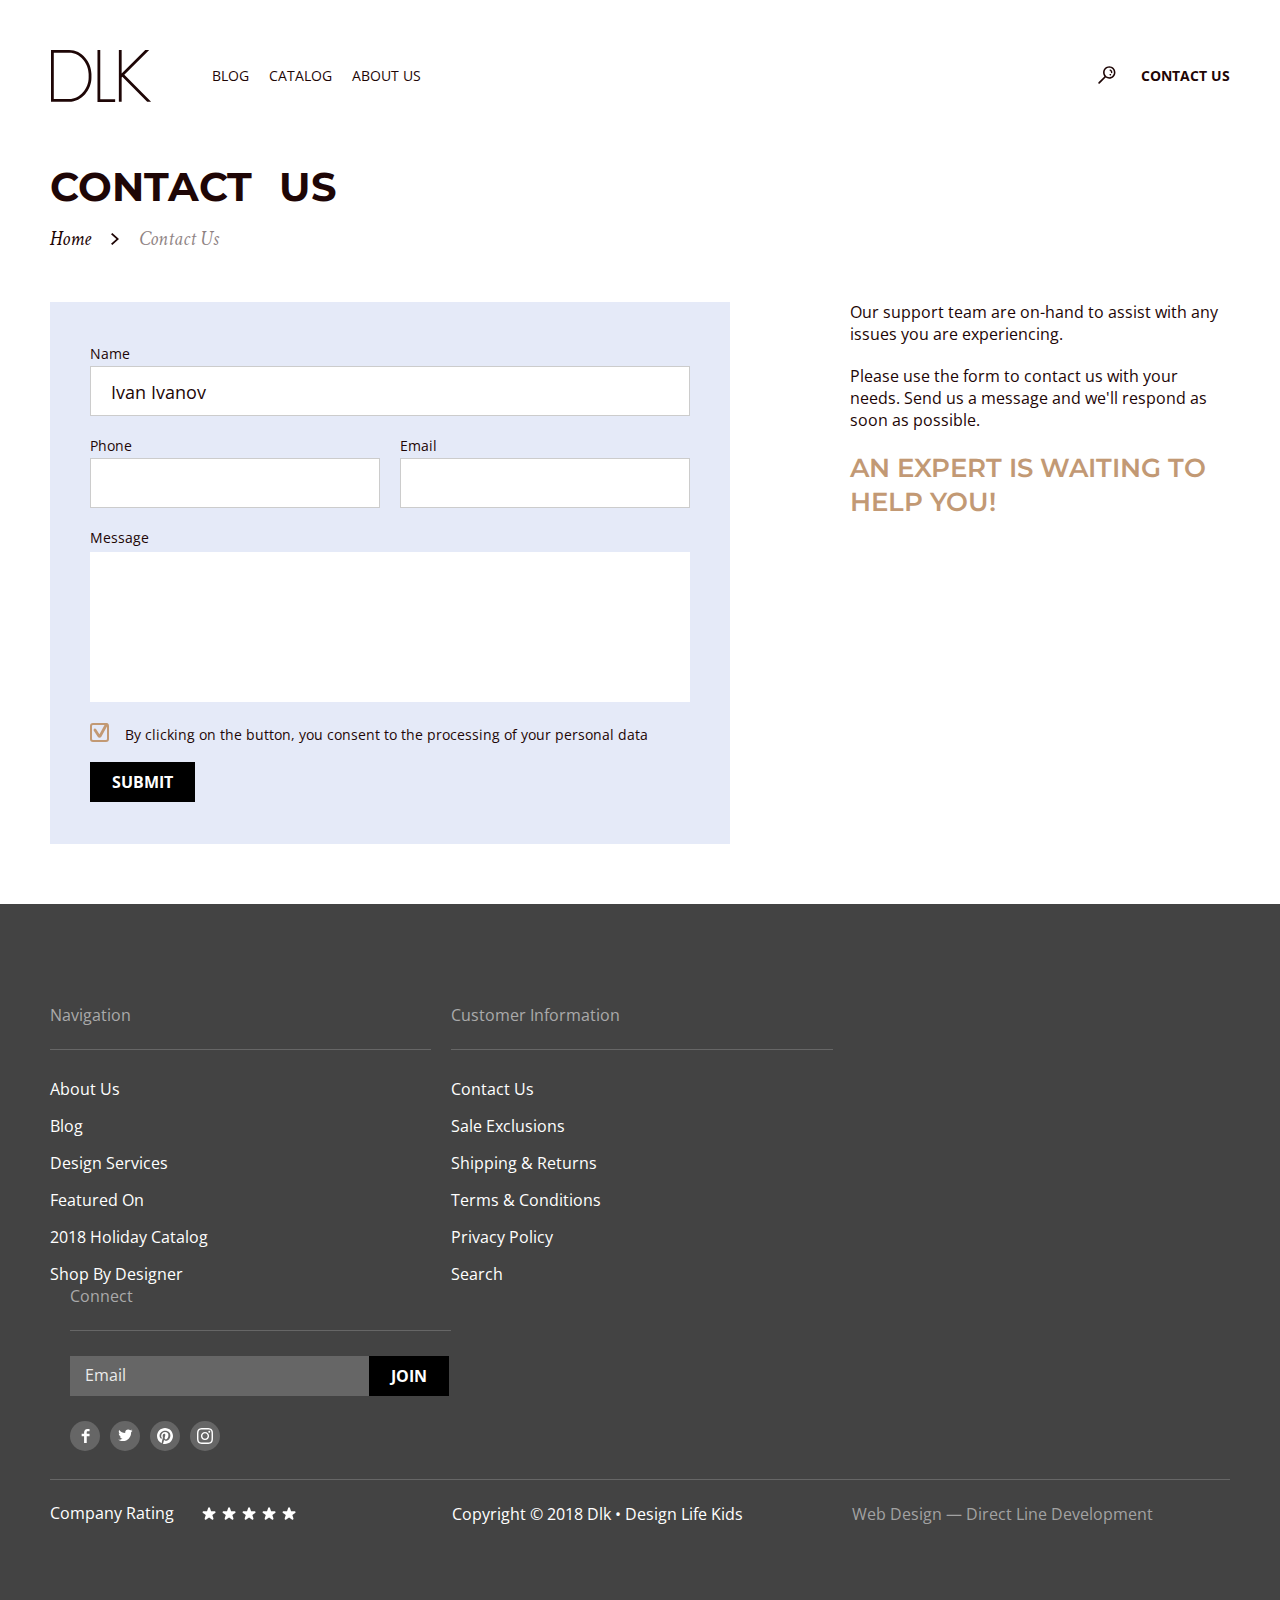
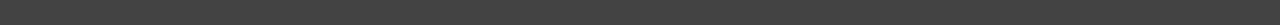
<file: pages/contact.html>
<!DOCTYPE html>
<html lang="en">
<head>
    <meta charset="UTF-8">
    <meta http-equiv="X-UA-Compatible" content="IE=edge">
    <meta name="viewport" content="width=device-width, initial-scale=1.0">
    <link rel="stylesheet" href="../css/common.css">
    <link rel="stylesheet" href="../css/contacts.css">
    <link rel="stylesheet" href="../css/normalize.css">
    <link rel="preconnect" href="https://fonts.googleapis.com">
    <link rel="preconnect" href="https://fonts.gstatic.com" crossorigin>
    <link href="https://fonts.googleapis.com/css2?family=Crimson+Text:ital,wght@1,400;1,700&family=Montserrat:wght@200;700&family=Open+Sans:wght@400;700&display=swap" rel="stylesheet">
    <title>Contact Us</title>
</head>
<body>
  <header class="header container">
    <a href="/" class="header__link header-change">
      <img src="../img/icon/Logo.svg" alt="logo" class="header__logo"></a>
    <nav class="header__nav left">
      <ul class="header__list">
        <li class="header__list-item undotted header-change"><a href="../pages/blog.html" class="header__list-link">BLOG</a></li>
        <li class="header__list-item undotted header-change"><a href="../pages/catalog.html" class="header__list-link">CATALOG</a></li>
        <li class="header__list-item undotted header-change"><a href="#" class="header__list-link">ABOUT US</a></li>
      </ul>
    </nav>
    <ul class="header__list header-search">
      <li class="header__list-item header-search undotted header-change"><a href="#" class="header__list header-link"><img src="../img/icon/search.svg" alt="search" class="header__list header-link-search"></a></li>
      <li class="header__list-item header-search undotted header-change"><a href="../pages/contact.html" class="header__list-search">CONTACT US</a></li>
    </ul>
  </header>
  <main>
    <section class="contact__box container">
      <h2 class="title-hidden">Contact</h2>
      <section class="contact">
        <h2 class="title title__contact">CONTACT US</h2>
        <div class="breadcrumbs">
          <ul class="breadcrumbs__list">
            <li class="breadcrumbs__list-item undotted"><a class="breadcrumbs__link" href="#">Home</a></li>
            <li class="breadcrumbs__list-item undotted"><a class="breadcrumbs__link" href="#">Contact Us</a></li>
          </ul>
        </div>
        <form class="contact__form" method="post" action="#">
          <div class="label__wrapper">
            <label class="contact__label" for="name">Name</label>
            <input class="contact__input-name input-change" type="text" placeholder="Ivan Ivanov" name="name" id="name">
          </div>
          <div class="column__two-input">
            <div class="label__wrapper">
              <label class="contact__label" for="phone">Phone</label>
              <input class="contact__input input-change" type="tel" name="phone" id="phone">
            </div>
            <div class="label__wrapper">
              <label class="contact__label" for="email">Email</label>
              <input class="contact__input input-change" type="email" name="email" id="email">
            </div> 
          </div>
          <div>
            <label class="contact__label" for="message">Message</label>
            <textarea class="contact__area input-change" name="message" id="message" cols="30" rows="10"></textarea>
          </div>
          <div class="checkbox">
            <input class="checkbox__input" type="checkbox" name="checkbox" id="checkbox" checked>
            <label class="text__decorative checkbox__text" for="checkbox">By clicking on the button, you consent to the processing of your personal data</label>
          </div>
          <button class="caption__info" type="submit">SUBMIT</button>
        </form>
      </section>
      <section class="contact__info">
        <h2 class="title-hidden">Info</h2>
        <p class="text__decorative contact-text">Our support team are on-hand to assist with any issues you are experiencing.</p>
        <p class="text__decorative contact-text">Please use the form to contact us with your needs. Send us a message and we'll respond as soon as possible.</p>
        <p class="contact__info-text">AN EXPERT IS WAITING TO HELP YOU!</p>
      </section>
    </section>
  </main>
  <footer class="footer">
    <div class="footer__box container">
      <div class="footer__navigation">
        <h2 class="link__name">Navigation</h2>
        <ul class="navigation__list">
          <li class="navigation__list-item undotted"><a class="navigation__link footer__link" href="#">About Us</a></li>
          <li class="navigation__list-item undotted"><a class="navigation__link footer__link" href="../pages/blog.html">Blog</a></li>
          <li class="navigation__list-item undotted"><a class="navigation__link footer__link" href="#">Design Services</a></li>
          <li class="navigation__list-item undotted"><a class="navigation__link footer__link" href="#">Featured On</a></li>
          <li class="navigation__list-item undotted"><a class="navigation__link footer__link" href="#">2018 Holiday Catalog</a></li>
          <li class="navigation__list-item undotted"><a class="navigation__link footer__link" href="#">Shop By Designer</a></li>
        </ul>
      </div>
      <div class="footer__information">
        <h2 class="link__name information__name">Customer Information</h2>
        <ul class="information__list">
          <li class="undotted"><a class="footer__link" href="../pages/contact.html">Contact Us</a></li>
          <li class="undotted"><a class="footer__link" href="#">Sale Exclusions</a></li>
          <li class="undotted"><a class="footer__link" href="#">Shipping & Returns</a></li>
          <li class="undotted"><a class="footer__link" href="#">Terms & Conditions</a></li>
          <li class="undotted"><a class="footer__link" href="#">Privacy Policy</a></li>
          <li class="undotted"><a class="footer__link" href="#">Search</a></li>
        </ul>
      </div>
      <div class="footer__connect">
        <h2 class="link__name connect__name">Connect</h2>
        <div class="connect__wrapper">
          <input class="connect__email" type="text" name="text" placeholder="Email">
          <button class="caption__info" type="button">JOIN</button>
        </div>
        <div class="media-icons">
          <ul class="media-icons__list">
            <li class="undotted"><a class="media-icons__link" href="https://www.facebook.com"><img class="media-icons__img" src="../img/icon/facebook.svg" alt="facebook"></a></li>
            <li class="undotted"><a class="media-icons__link" href="https://www.twitterinc.com"><img class="media-icons__img" src="../img/icon/twitter.svg" alt="twitter"></a></li>
            <li class="undotted"><a class="media-icons__link" href="https://ru.pinterest.com"><img class="media-icons__img" src="../img/icon/pinterest.svg" alt="pinterest"></a></li>
            <li class="undotted"><a class="media-icons__link" href="https://www.instagram.com"><img class="media-icons__img" src="../img/icon/instagram.svg" alt="instagram"></a></li>
          </ul>   
        </div>
      </div>
      <div class="free-box">
        <div class="rating">
          <div class="rating__group rating__caption rating__title">
            <input class="rating__star" type="radio" name="fail" id="5">
            <label class="label-rating" for="5"></label>
            <input class="rating__star" type="radio" name="satisfactory" id="4">
            <label class="label-rating" for="4"></label>
            <input class="rating__star" type="radio" name="good" id="3">              
            <label class="label-rating" for="3"></label>
            <input class="rating__star" type="radio" name="verygood" id="2">
            <label class="label-rating" for="2"></label>
            <input class="rating__star" type="radio" name="excellent" id="1">
            <label class="label-rating rating-5" for="1"></label>
            Company Rating
          </div>  
        </div>
        <p class="rating__caption">Copyright © 2018 Dlk • Design Life Kids</p>
        <a class="rating__caption rating__caption-web" href="#">Web Design — Direct Line Development</a>
      </div>
    </div>
  </footer>    
</body>
</html>
</file>
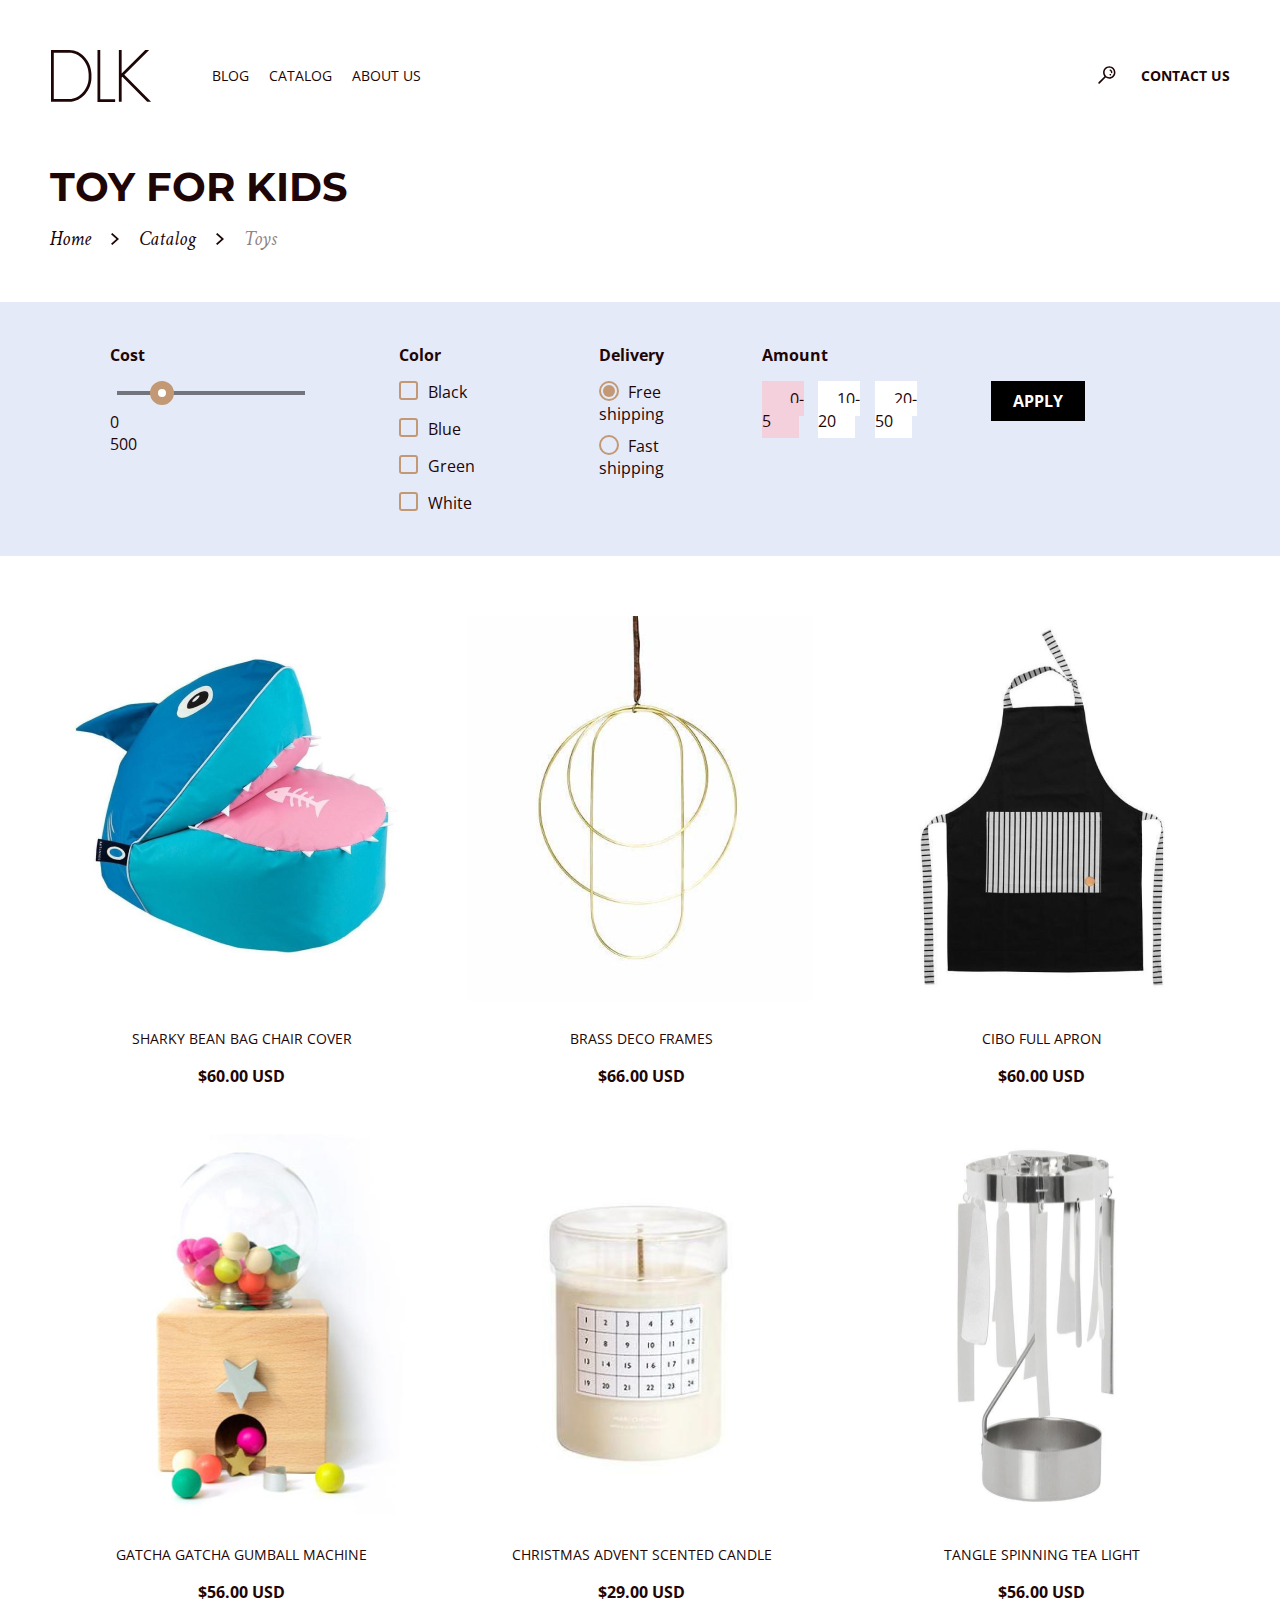
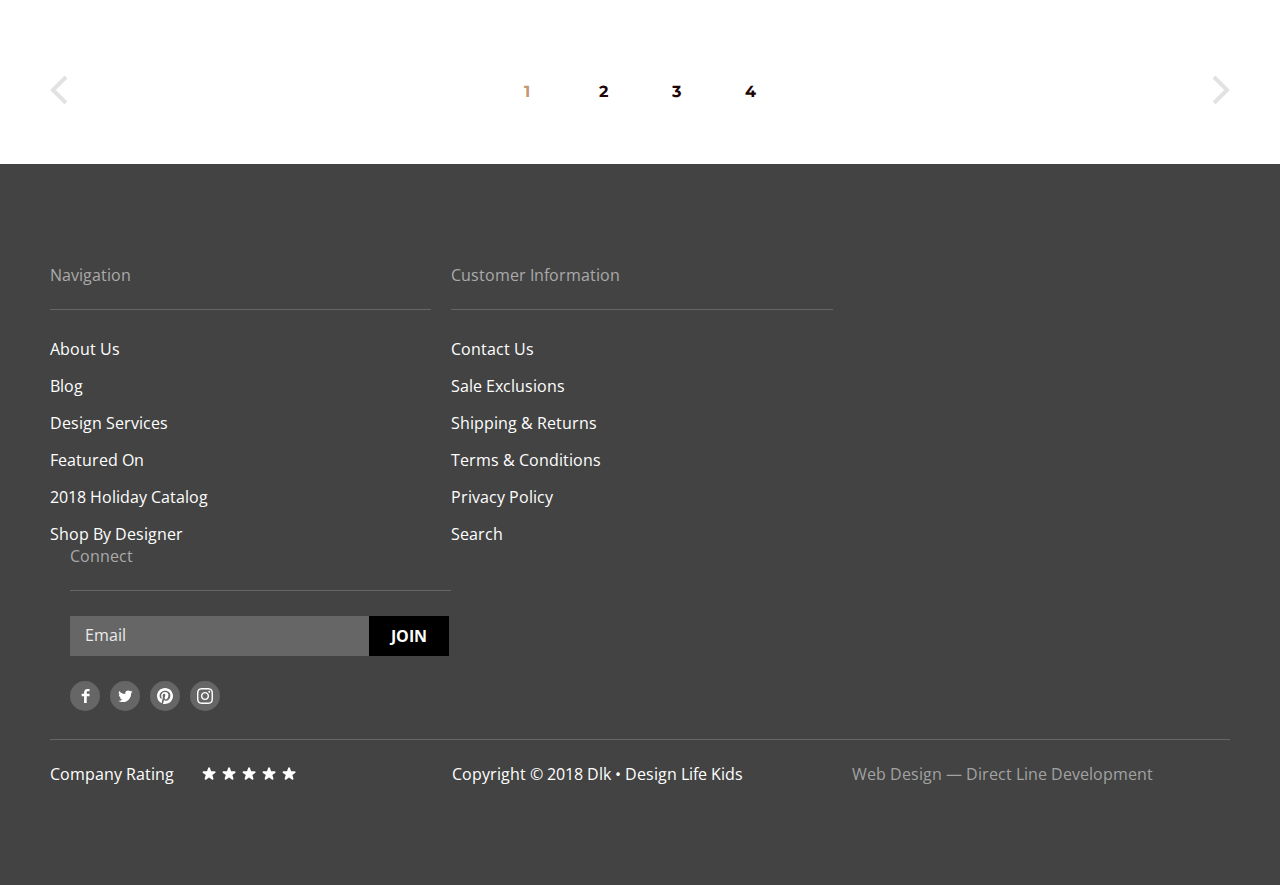
<file: pages/toys.html>
<!DOCTYPE html>
<html lang="en">
<head>
    <meta charset="UTF-8">
    <meta http-equiv="X-UA-Compatible" content="IE=edge">
    <meta name="viewport" content="width=device-width, initial-scale=1.0">
    <link rel="stylesheet" href="../css/common.css">
    <link rel="stylesheet" href="../css/toy.css">
    <link rel="stylesheet" href="../css/normalize.css">
    <link rel="preconnect" href="https://fonts.googleapis.com">
    <link rel="preconnect" href="https://fonts.gstatic.com" crossorigin>
    <link href="https://fonts.googleapis.com/css2?family=Crimson+Text:ital,wght@1,400;1,700&family=Montserrat:wght@200;700&family=Open+Sans:wght@400;700&display=swap" rel="stylesheet">
    <title>Toys</title>
</head>
<body>
  <header class="header container">
    <a href="/" class="header__link header-change">
      <img src="../img/icon/Logo.svg" alt="logo" class="header__logo"></a>
    <nav class="header__nav left">
      <ul class="header__list">
        <li class="header__list-item undotted header-change"><a href="../pages/blog.html" class="header__list-link">BLOG</a></li>
        <li class="header__list-item undotted header-change"><a href="../pages/catalog.html" class="header__list-link">CATALOG</a></li>
        <li class="header__list-item undotted header-change"><a href="#" class="header__list-link">ABOUT US</a></li>
       </ul>
    </nav>
    <ul class="header__list header-search">
      <li class="header__list-item header-search undotted header-change"><a href="#" class="header__list header-link"><img src="../img/icon/search.svg" alt="search" class="header__list header-link-search"></a></li>
      <li class="header__list-item header-search undotted header-change"><a href="../pages/contact.html" class="header__list-search">CONTACT US</a></li>
    </ul>
  </header>
  <main>
    <section class="toys container">
      <h1 class="title toys__title">TOY FOR KIDS</h1>
      <div class="breadcrumbs">   
        <ul class="breadcrumbs__list">
          <li class="breadcrumbs__list-item undotted"><a class="breadcrumbs__link" href="../index.html">Home</a></li>
          <li class="breadcrumbs__list-item undotted"><a class="breadcrumbs__link" href="../pages/catalog.html">Catalog</a></li>
          <li class="breadcrumbs__list-item undotted"><a class="breadcrumbs__link" href="../pages/toys.html">Toys</a></li>
        </ul>
      </div>
    </section>
    <section class="filter">
      <h2 class="title-hidden">Filter</h2>
      <div class="filter__cost">
        <p class="filter__name">Cost</p>
        <input class="cost__input" type="range" min="0" max="500" value="100">
        <span class="filter-text cost__value">0 500</span>  
      </div>
      <div class="filter__color">
        <p class="filter__name">Color</p>
        <ul class="filter__color-list">
          <li>
            <input class="color__input" type="checkbox" name="color" id="black">
            <label class="color__label filter-text" for="black">Black</label>
          </li>
          <li>
            <input class="color__input" type="checkbox" name="color" id="blue">
            <label class="color__label filter-text" for="blue">Blue</label>
          </li>
          <li>
            <input class="color__input" type="checkbox" name="color" id="green">
            <label class="color__label filter-text" for="green">Green</label>
          </li>
          <li>
            <input class="color__input" type="checkbox" name="color" id="white">
            <label class="color__label filter-text" for="white">White</label>
          </li>
        </ul>
      </div>
      <div class="filter__delivery">
        <p class="filter__name delivery-name">Delivery</p>
        <ul class="filter__delivery__list">
          <li class="filter__list-item">
            <input class="delivery__input" type="radio" name="delivery" id="free" checked>
            <label class="delivery__choise filter-text" for="free">Free shipping</label>
          </li>
          <li class="filter-list-item">
            <input class="delivery__input" type="radio" name="delivery" id="fast">
            <label class="delivery__choise filter-text" for="fast">Fast shipping</label>
          </li>
        </ul>
      </div>
      <div class="filter__amount">
        <p class="filter__name">Amount</p>
        <ul class="filter__amount-list">
          <li>
            <input class="amount__input" type="radio" name="amount" id="0-5" value="0-5" checked>
            <label class="amount__value amount__value-mini filter-text" for="0-5">0-5</label>
          </li>
          <li>
            <input class="amount__input" type="radio" name="amount" id="10-20" value="10-20">
            <label class="amount__value filter-text" for="10-20">10-20</label>
          </li>
          <li>
            <input class="amount__input" type="radio" name="amount" id="20-50" value="20-50">
            <label class="amount__value filter-text" for="20-50">20-50</label>
          </li>
        </ul>
      </div>
      <div class="submit">
        <button class="caption__info" type="submit">APPLY</button>
      </div>
    </section>
      <section class="toys__catalog container">
        <h2 class="title-hidden">Toys</h2>
        <ul class="toys__catalog-list">
          <li class="toys__link">
            <a class="toys__link-item" href="">learn more</a>
            <img src="../img/sharky.png" alt="sharky" width="380" height="385">
            <p class="toys-list-name">SHARKY BEAN BAG CHAIR COVER</p>
            <p class="toys-cost">$60.00 USD</p>
          </li>
          <li class="toys__link">
            <a class="toys__link-item" href="">learn more</a>
            <img src="../img/frames.png" alt="frames" width="380" height="385">
            <p class="toys-list-name">BRASS DECO FRAMES</p>
            <p class="toys-cost">$66.00 USD</p>
           </li>
          <li class="toys__link">
            <a class="toys__link-item" href="">learn more</a>
            <img src="../img/apron.png" alt="apron" width="380" height="385">
            <p class="toys-list-name">CIBO FULL APRON</p>
            <p class="toys-cost">$60.00 USD</p>
          </li>
          <li class="toys__link">
            <a class="toys__link-item" href="">learn more</a>
            <img src="../img/gumball-machine.png" alt="gumball machine" width="380" height="385">
            <p class="toys-list-name">GATCHA GATCHA GUMBALL MACHINE</p>
            <p class="toys-cost">$56.00 USD</p>
          </li>
          <li class="toys__link">
            <a class="toys__link-item" href="">learn more</a>
            <img src="../img/scented-candle.png" alt="scented candle" width="380" height="385">
            <p class="toys-list-name">CHRISTMAS ADVENT SCENTED CANDLE</p>
            <p class="toys-cost">$29.00 USD</p>
          </li>
          <li class="toys__link">
            <a class="toys__link-item" href="">learn more</a>
            <img src="../img/tea-light.png" alt="tea light" width="380" height="385">
            <p class="toys-list-name">TANGLE SPINNING TEA LIGHT</p>
            <p class="toys-cost">$56.00 USD</p>
          </li>
        </ul>
        <div class="pagination">
          <a href="">
            <svg width="18" height="30" viewBox="0 0 18 30" fill="none" xmlns="http://www.w3.org/2000/svg">
              <path d="M16 2L3 15L16 28" stroke="#1E0606" stroke-opacity="0.12" stroke-width="4"/>
            </svg></a>
          <div>
            <ul class="pagination__list">
              <li><a class="pagination__number undotted number-active" href="#">1</a></li>
              <li><a class="pagination__number undotted" href="#">2</a></li>
              <li><a class="pagination__number undotted" href="#">3</a></li>
              <li><a class="pagination__number undotted" href="#">4</a></li>
            </ul>                      
          </div>
          <a href="">
            <svg width="18" height="30" viewBox="0 0 18 30" fill="none" xmlns="http://www.w3.org/2000/svg">
              <path d="M2 2L15 15L2 28" stroke="#1E0606" stroke-opacity="0.12" stroke-width="4"/>
            </svg></a>
        </div>
      </section>
  </main>
  <footer class="footer">
    <div class="footer__box container">
      <div class="footer__navigation">
        <h2 class="link__name">Navigation</h2>
          <ul class="navigation__list">
            <li class="navigation__list-item undotted"><a class="navigation__link footer__link" href="#">About Us</a></li>
            <li class="navigation__list-item undotted"><a class="navigation__link footer__link" href="../pages/blog.html">Blog</a></li>
            <li class="navigation__list-item undotted"><a class="navigation__link footer__link" href="#">Design Services</a></li>
            <li class="navigation__list-item undotted"><a class="navigation__link footer__link" href="#">Featured On</a></li>
            <li class="navigation__list-item undotted"><a class="navigation__link footer__link" href="#">2018 Holiday Catalog</a></li>
            <li class="navigation__list-item undotted"><a class="navigation__link footer__link" href="#">Shop By Designer</a></li>
          </ul>
      </div>
      <div class="footer__information">
        <h2 class="link__name information__name">Customer Information</h2>
        <ul class="information__list">
          <li class="undotted"><a class="footer__link" href="../pages/contact.html">Contact Us</a></li>
          <li class="undotted"><a class="footer__link" href="#">Sale Exclusions</a></li>
          <li class="undotted"><a class="footer__link" href="#">Shipping & Returns</a></li>
          <li class="undotted"><a class="footer__link" href="#">Terms & Conditions</a></li>
          <li class="undotted"><a class="footer__link" href="#">Privacy Policy</a></li>
          <li class="undotted"><a class="footer__link" href="#">Search</a></li>
        </ul>
      </div>
      <div class="footer__connect">
        <h2 class="link__name connect__name">Connect</h2>
        <div class="connect__wrapper">
          <input class="connect__email" type="text" name="text" placeholder="Email">
          <button class="caption__info" type="button">JOIN</button>
        </div>
        <div class="media-icons">
          <ul class="media-icons__list">
            <li class="undotted"><a class="media-icons__link" href="https://www.facebook.com"><img class="media-icons__img" src="../img/icon/facebook.svg" alt="facebook"></a></li>
            <li class="undotted"><a class="media-icons__link" href="https://www.twitterinc.com"><img class="media-icons__img" src="../img/icon/twitter.svg" alt="twitter"></a></li>
            <li class="undotted"><a class="media-icons__link" href="https://ru.pinterest.com"><img class="media-icons__img" src="../img/icon/pinterest.svg" alt="pinterest"></a></li>
            <li class="undotted"><a class="media-icons__link" href="https://www.instagram.com"><img class="media-icons__img" src="../img/icon/instagram.svg" alt="instagram"></a></li>
          </ul>   
        </div>
      </div>
      <div class="free-box">
        <div class="rating">
          <div class="rating__group rating__caption rating__title">
            <input class="rating__star" type="radio" name="fail" id="5">
            <label class="label-rating" for="5"></label>
            <input class="rating__star" type="radio" name="satisfactory" id="4">
            <label class="label-rating" for="4"></label>
            <input class="rating__star" type="radio" name="good" id="3">
            <label class="label-rating" for="3"></label>
            <input class="rating__star" type="radio" name="verygood" id="2">
            <label class="label-rating" for="2"></label>
            <input class="rating__star" type="radio" name="excellent" id="1">
            <label class="label-rating rating-5" for="1"></label>
            Company Rating
          </div>  
        </div>
        <p class="rating__caption">Copyright © 2018 Dlk • Design Life Kids</p>
        <a class="rating__caption rating__caption-web" href="#">Web Design — Direct Line Development</a>
      </div>
    </div>
  </footer>  
</body>
</html>
</file>
<file: css/common.css>
* {
    margin: 0;
    padding: 0;
    box-sizing: border-box;
}

a {
    list-style: none;
    text-decoration: none;
}

img {
    display: block;
    max-width: 100%;
}

.container {
    max-width: 1180px;
    margin: 0 auto;
}

.undotted {
    list-style-type: none;
}

label {
    cursor: pointer;
}

ul li {
    list-style-type: none;
}

.title-hidden {
    visibility: hidden;
    max-width: 0;
    max-height: 0;
}

/* стилизация breadcrumbs */

.breadcrumbs__list {
    display: flex;
    flex-direction: row;
    align-items: center;
    margin-bottom: 50px;
    margin-top: 15px;
}

.breadcrumbs__link {
    font-family: 'Crimson Text', sans-serif;
    font-style: italic;
    font-weight: 400;
    font-size: 20px;
    line-height: 26px;
    color: #1E0606;
}

.breadcrumbs__link::after {
    content: "";
    background-image: url('../img/icon/vector_contact.svg');
    background-repeat: no-repeat;
    background-position: center;
    border: none;
    width: 8px;
    height: 12px;
    padding-left: 48px;
}

.breadcrumbs__list-item:last-child .breadcrumbs__link::after {
    display: none;
}

.breadcrumbs__list-item:last-child {
    opacity: 0.5;
}
  
/* стилизация header */

.header {
    display: flex;
    margin-top: 50px;
    align-items: center;
}

.header-change:hover {
    opacity: 0.5;
}

.header-change:active {
    opacity: 0.2;
}

.header__nav {
    display: flex;
}

.header__list {
    display: flex;
}

.left {
    margin-right: auto;
}

.header__logo {
    margin-right: 60px;
}

.header__list-link {
    font-family: 'Open Sans', sans-serif;
    font-weight: 400;
    font-style: normal;
    font-size: 14px;
    line-height: 19px;
    color: #1E0606;
    margin-right: 20px;
}

.header__list-search {
    font-family: 'Open Sans', sans-serif;
    font-weight: 700;
    font-style: normal;
    font-size: 14px;
    line-height: 19px;
    color: #1E0606;
    margin-left: 25px;
}

/* стилизация main  */

.title {
    font-family: 'Montserrat', sant-serif;
    font-style: normal;
    font-weight: 700;
    color: #1E0606;    
}

.caption__info {
    background-color: #000000;;
    color: #FFFFFF;
    font-family: 'Open Sans', sans-serif;
    font-style: normal;
    font-weight: 700;
    font-size: 16px;
    line-height: 22px;
    max-width: max-content;
    padding: 9px 22px;
    border: none;
}

.caption__info:hover {
    background-color: #C29974;
}

.caption__info:active {
    background-color: #CFAF91;
}

.caption__info:disabled {
    background-color: #C7C1C1;
}

.button {
    max-width: max-content;
    border: none;
}

.text__decorative {
    font-family: 'Open Sans', sans-serif;
    font-style: normal;
    font-weight: 400;
    font-size: 16px;
    line-height: 22px;
    color: #1E0606;
}

/* contact us */

.contact__form {
    max-width: 680px;
    background-color: #E5EAF8;
    margin: auto;    
    padding: 42px 40px;
}

.column__two-input {
    display: flex;
    max-width: 600px;
    gap: 20px;
}

.label__wrapper {
    display: flex;
    flex-direction: column;
    margin-bottom: 18px;
}

.contact__label {
    margin-bottom: 6px;
    font-family: 'Open Sans', sans-serif;
    font-style: normal;
    font-weight: 400;
    font-size: 14px;
    line-height: 19px;
    color: #1E0606;
}

.contact__input {
    width: 290px;
    height: 50px;
    border: 1px solid rgba(0, 0, 0, 0.2);
}

.contact__input-name {
    width: 100%px;
    height: 50px;
    border: 1px solid rgba(0, 0, 0, 0.2);
}

.contact__input-name::placeholder {
    font-family: 'Open Sans', sans-serif;
    font-style: normal;
    font-weight: 400;
    font-size: 18px;
    line-height: 25px;
    color: #1E0606;
}

.contact__area {
    width: 100%;
    height: 150px;
    resize: none;
    border: none;
    margin-top: 5px;
}

.checkbox {
    display: flex;
    position: relative;
    margin-bottom: 19px;
    margin-top: 20px;
}

.checkbox__input {
    position: absolute;
    opacity: 0;
    margin: 0;
}

.checkbox__text {
    font-family: 'Roboto', sans-serif;
    font-style: normal;
    font-weight: 400;
    font-size: 14px;
    line-height: 16px;
    color: #1E0606;
    margin-left: 35px;
}

.checkbox__text::before {
    position: absolute;
    content: "";
    background-image: url('../img/icon/square.svg');
    background-repeat: no-repeat;
    top: -4px;
    left: 35px;
    background-size: cover;
    cursor: pointer;
    width: 19px;
    height: 19px;
    margin-left: -35px;
}

.checkbox__input:checked +.checkbox__text::before{
    background-image: url('../img/icon/contact-checked.svg');
    background-repeat: no-repeat;
    background-position: center;
    background-position-x: right;
    background-position-y: top;
    width: 19px;
    height: 19px;
}

.checkbox__text:hover,
.checkbox__text:active {
    text-decoration: underline;
}

.checkbox__input:disabled + .checkbox__text::before {
    content: "";
background-image: url("../img/icon/square-disabled.svg");

}

.checkbox__input:disabled + .checkbox__text {
    color: #908484;
    text-decoration: none;
}

/* стилизация pagination */

.pagination {
    display: flex;
    justify-content: space-between;
    align-items: center;
}

.pagination__list {
    display: flex;
    justify-self: center;
    align-items: center;
    gap: 64px;
}

.pagination__number {
    font-family: 'Montserrat', sans-serif;
    font-style: normal;
    font-weight: 700;
    font-size: 16px;
    line-height: 20px;
    text-transform: uppercase;
    color: #1E0606;
}

.number-active {
    color: #C29974;
    padding-right: 5px;
}

.pagination__number:hover,
.pagination__number:active {
    color: #AAAAAA;
}

path:hover {
    stroke: #C29974;
    stroke-opacity: 1;
}

path:active {
    stroke: #C29974;
    stroke-opacity: 0.7;
}

/* footer */

.footer {
    display: flex;
    background-color: #434343;
}

.footer__box {
    display: flex;
    flex-wrap: wrap;
    padding-top: 100px;
    padding-bottom: 100px;
}

.navigation__list {
    display: flex;
    flex-direction: column;
    gap: 15px;
}

.footer__link {
    font-family: 'Open Sans', sans-serif;
    font-style: normal;
    font-weight: 400;
    font-size: 16px;
    line-height: 22px;
    color: #FFFFFF;
}

.footer__link:hover {
    opacity: 0.5;
}

.footer__link:active {
    opacity: 0.2;
}

.link__name {
    font-family: 'Open Sans', sans-serif;
    font-style: normal;
    font-weight: 400;
    font-size: 16px;
    line-height: 22px;
    color: #AAAAAA;
    border-bottom: 1px solid #666666;
    padding-bottom: 23px;
    margin-bottom: 28px;
    padding-right: 300px;
}

.footer__information {
    padding-left: 20px;
}

.information__name {
    padding-right: 213px;
}

.information__list {
    display: flex;
    flex-direction: column;
    gap: 15px;
}

.footer__connect {
    padding-left: 20px;
}

.connect__name {
    padding-right: 318px;
    margin-bottom: 25px;
}

.connect__wrapper {
    display: flex;
}

.connect__email {
    height: 40px;
    width: 299px;;
    border: none;
    background-color: #666666;
}

.connect__email:hover, 
.connect__email:active {
    border: 1px solid #FFFDFD;
}

.connect__email::placeholder {
    font-family: 'Open Sans', sans-serif;
    font-style: normal;
    font-weight: 400;
    font-size: 16px;
    line-height: 22px;
    color: #EBEBEB;
    padding: 9px 15px;  
}

.media-icons {
    padding-top: 25px;
}

.media-icons__list {
    display: flex;
    flex-wrap: wrap;
    gap: 10px;
}

.media-icons__link {
    display: inline-flex;
    justify-content: center;
    align-items: center;
    width: 30px;
    height: 30px;    
    border-radius: 15px;
    background-color: #666666;
}

.media-icons__link:hover {
    opacity: 0.5;
}

.media-icons__link:active {
    opacity: 0.2;
}

.free-box {
    display: flex;
    border-top: 1px solid #666666;
    padding-top: 23px;
    margin-top: 28px;
    width: 100%;
}

.rating {
    display: flex;
}

.rating__caption {
    font-family: 'Open Sans', sans-serif;
    font-style: normal;
    font-weight: 400;
    font-size: 16px;
    line-height: 22px;
    color: #FFFFFF;
}

.rating__caption-web {
    font-family: 'Open Sans', sans-serif;
    font-style: normal;
    font-weight: 400;
    font-size: 16px;
    line-height: 22px;
    color: #A2A2A2;
    padding-left: 109px;
}

.rating__caption-web:hover, 
.rating__caption-web:active {
    text-decoration-line: underline;
    color: #FFFFFF;
}

.rating__group {
    position: relative;
    display: flex;
    flex-direction: row-reverse;
    align-items: center;
    margin-right: 150px;
    height: 16px;
}

.rating-5 {
    margin-left: 28px;
}

.rating__title {
    padding-top: 5px;
}

.rating__star {
    position: absolute;
    display: none;
    margin: 0;
}

.label-rating {  
    background-image: url('../img/icon/star.svg');
    background-repeat: no-repeat;    
    background-size: contain; 
    background-size: 15px 13px;
    width: 15px;
    height: 13px;
    margin-right: 5px;
    padding-right: 15px;
}

.rating__star:checked,
.rating__star:checked ~ .label-rating {
    background-image: url('../img/icon/star-checked.svg');
}

.rating__star:hover,
.rating__star:hover ~ .label-rating {
    background-image: url('../img/icon/star-hover.svg');
}

.rating__group:hover,
.rating__group:active {
    color: #C29974;
    cursor: pointer;
}
</file>
<file: css/style.css>
/* стилизация main */

/* section banner */

.banner {
    background-color: #EEE4DB;
    display: flex;
    flex-wrap: wrap;
    margin-top: 129px;
    position: relative;
    margin-bottom: 90px;
}

.switch {
    padding-top: 17px;
    padding-left: 28px;
}

.switch__number {
    font-family: 'Montserrat', sans-serif;
    font-style: normal;
    font-weight: 200;
    font-size: 60px;
    line-height: 73px;
    color: rgba(30, 6, 6, 0.05);
}

.switch__list {
    padding-left: 3px;
}

.switch__list-item {
    margin-bottom: 11px;
    width: 31px;
    height: 3px;
}

.switch__list-btn {
    background: #D6CAC2;
    border: none;
    width: 31px;
    height: 3px;
    cursor: pointer;
}

.switch__list-btn:hover {
    background: #725F5B;
}

.switch__list-btn:active {
    background: #725F5B;
}

.active {
    background-color: rgba(30, 6, 6, 0.6);
}

.caption {
    display: flex;
    flex-direction: column;
    padding-top: 92px;
    padding-left: 46px;
    padding-bottom: 89px;
}

.caption-title {
    font-size: 40px;
    line-height: 110%;
    width: 66%;
    margin: 0;
}

.subtitle {
    font-family: 'Crimson Text', sans-serif;
    font-style: italic;
    font-weight: 400;
    font-size: 20px;
    line-height: 26px;
    padding-bottom: 20px;
    padding-top: 17px;
}

.banner__text {
    background-color: #C29974;
    font-family: 'Open Sans', sans-serif;
    font-style: normal;
    font-weight: 700;
    font-size: 12px;
    line-height: 40px;
    color: #FFFFFF;
    text-align: center;
    margin: 0 auto;
    width: 100%;
}

.banner__img {
    position: absolute;
    top: -88px;
    right: 99px;
}

/* section products */

.products__title {
    font-size: 38px;
    line-height: 46px;
    padding-bottom: 30px;
}

.products__list {
    display: flex;
    justify-content: space-between;
    align-items: center;
}

.products__list-item {
    position: relative;
    background-position: center;
    background-repeat: no-repeat;
    width: 280px;
    height: 270px;
}

.products__list-one {
    background-image: url(../img/categoryOne.jpeg);    
    background-color: #DBE4DB;    
}

.products__list-two {
    background-image: url(../img/categoryTwo.png);
    background-color: #EADDD3;
}

.products__list-three {
    background-image: url(../img/categoryThree.png);
    background-color: #F8F2DA;
}

.products__list-four {
    background-image: url(../img/categoryFour.png);
    background-color: #D5D4E1;
}

.products__link {
    font-family: 'Montserrat', sans-serif;
    font-style: normal;
    font-weight: 700;
    font-size: 26px;
    line-height: 32px;
    text-align: center;
    text-transform: uppercase;
    color: #FFFFFF;
    text-shadow: 0px 0px 40px rgba(147, 3, 3, 0.25);
}

.products__link:hover, .products__link:active {
    text-decoration: underline;
}
   
.products__link-apparel {
    position: absolute;
    top: 104px;
    left: 48px;
    width: 66%;
}

.products__link-holiday {
    position: absolute;
    top: 104px;
    left: 48px;
    width: 66%;
}

.products__link-toys {
    position: absolute;
    top: 120px;
    left: 105px;
}

.products__link-accessories {
    position: absolute;
    top: 120px;
    left: 45px;
}

.modern {
    display: flex;
}

.butt {
    background: rgba(112, 187, 220, 0.2);
    border: none;
    width: 37px;
    height: 37px;
    margin-top: 33px;
    cursor: pointer;
}

.butt-left {
    background-image: url(../img/icon/category-left.svg);
    background-repeat: no-repeat;
    background-position: center;
    margin-right: 6px;
}

.butt-right {
    background-image: url(../img/icon/category-right.svg);
    background-repeat: no-repeat;
    background-position: center;
    margin-right: 20px;
}

.modern-text {
    padding-top: 30px;
    width: 50%;
}

/* section business */

.business {
    display: flex;
    margin-top: 90px;
    margin-bottom: 90px;
}

.business__title {
    font-size: 38px;
    line-height: 46px;
    text-transform: uppercase;
    padding-left: 61px;
    padding-bottom: 6px;
}

.delivery {
    display: flex;
    flex-direction: column;
    padding-left: 60px;
    padding-top: 30px;
    padding-right: 100px;
}

.delivery__list {
    padding-top: 11px;
    padding-bottom: 11px;    
}

.delivery__link {
    font-family: 'Crimson Text', sans-serif;
    font-style: italic;
    font-weight: 400;
    font-size: 26px;
    line-height: 34px;
    color: #1E0606;
    padding-right: 180px;
    padding-left: 60px;
}

.item-active, .delivery__list:hover {
    background-color: rgba(112, 187, 220, 0.2);
    max-width: 326px;
}

.link-active, .delivery__link:hover {
    font-weight: 700;
}

.delivery__work {
    padding-top: 20px;
    padding-left: 60px;
}

.delivery__thank {
    padding-top: 15px;
    padding-bottom: 26px;
    padding-left: 60px;
}

.delivery-btn {
    margin-left: 60px;
}

/* section social */

.socialnetwork__list {
    display: flex;
    justify-content: space-between;
    align-items: center;
    list-style-type: none;
}

/* section about-us */

.about-us {
    display: flex;  
    margin-bottom: 155px;  
}

.design {
    background: #E1F0F7;
    margin-top: 116px;
    padding-left: 30px;
    padding-right: 30px;
    margin-right: 57px;
    max-width: 543px;
    min-height: 228px;
}

.design__title {
    font-size: 38px;
    line-height: 46px;
    text-transform: uppercase;
    margin-top: -24px;
    padding-bottom: 10px;
}

.design__aboutus {
    font-family: 'Crimson Text';
    font-style: italic;
    font-weight: 400;
    font-size: 26px;
    line-height: 34px;
    color: #1E0606;
    padding-bottom: 10px;
}

.design__text {
    margin-bottom: 20px;
}

.contacts {
    background: #E1F0F7;
    margin-top: 116px;
    padding-left: 30px;
    padding-right: 30px;
    max-width: 543px;
    height: 209px;
}

.contacts__title {
    font-size: 38px;
    line-height: 46px;
    text-transform: uppercase;
    margin-top: -24px;
    padding-bottom: 20px;
}

.contacts__text {
    padding-bottom: 30px;
}

/* стилизация popup*/

.popup {
    display: none;
    position: fixed;
    top: 0;
    bottom: 0;
    right: 0;
    left: 0;
    max-width: 100%;
    min-height: 30%;
    z-index: 3;
}

.overlay {
    position: fixed;
    top: 0;
    bottom: 0;
    right: 0;
    left: 0;
    z-index: 1;
    background-color: rgba(125, 151, 218, 0.8);
    padding: 7% 30%;
    max-width: 100%;
    min-height: 30%;
}

.open {
    display: flex;
}

.modal__wrap {
    display: flex;
    flex-direction: row;
    margin-left: 32%;
    margin: 7% 28%;
    z-index: 100;
}

.close {
    background-image: url('../img/icon/close.svg');
    background-color: rgba(125, 151, 218, 0.8);
    background-repeat: no-repeat;
    background-position: center;
    border: none;
    cursor: pointer;
    width: 15px;
    height: 15px;
    margin-left: 10px;
    margin-top: 0px;
}
</file>
<file: css/blog.css>
/* стилизация main */

.link-blog {
    padding-left: 5px;
}

.blog {
    margin-top: 60px;
    margin-bottom: 55px;
}

.title {
    font-size: 40px;
    line-height: 49px;
    margin: 0 auto;
}

.articles {
    margin-bottom: 47px;
}

.articles__list {
    display: flex;
    flex-wrap: wrap;
    column-gap: 20px;
    row-gap: 34px;
}

.articles__list-item {
    display: flex;
    flex-direction: column;
    max-width: 380px;
}

.date {
    font-family: 'Open Sans', sans-serif;
    font-style: normal;
    font-weight: 400;
    font-size: 16px;
    line-height: 22px;
    color: #818181;
    padding-top: 20px;
}

.article__title {
    font-family: 'Montserrat', sans-serif;
    font-style: normal;
    font-weight: 700;
    font-size: 24px;
    line-height: 31px;
    color: #1E0606;
    margin-top: 7px;
}    

.article__title:hover, .article__title:active {
    text-decoration: underline;
}

.article__text {
    font-family: 'Open Sans', sans-serif;
    font-style: normal;
    font-weight: 400;
    font-size: 18px;
    line-height: 25px;
    color: #1E0606;
    margin-top: 15px;
}
</file>
<file: css/catalog.css>
/* стилизация main */

.categories__box {
  margin-top: 60px;
  margin-bottom: 55px;
}

.title {
  font-size: 40px;
  line-height: 49px;
  text-transform: uppercase;
  margin: 0 auto;
}

.product__list {
  display: flex;
  align-items: flex-start;
  flex-flow: row wrap;
  column-gap: 20px;
  row-gap: 23px;
}

.product__list-item {
  position: relative;
  display: flex;
  background-position: center;
  background-repeat: no-repeat;
  width: 280px;
  height: 270px;
}

.products-hidden-1 {
  min-width: 205px;
}

.products-hidden-2 {
  min-width: 180px;
}

.product__apparel {
  background-image: url(../img/categoryOne.jpeg);  
  background-color: #DBE4DB; 
}

.product__holiday {
  background-image: url(../img/categoryTwo.png);
  background-color: #EADDD3;
}

.product__toys{
  background-image: url(../img/categoryThree.png);
  background-color: #F8F2DA;
}

.product__accessories{
  background-image: url(../img/categoryFour.png);
  background-color: #D5D4E1;
}

.product__sale {
  background-image: url(../img/categoryFive.jpeg);
  background-color: #F3D0DB;
}

.product__adults{
  background-image: url(../img/categorySix.jpeg);
  background-color: #E5EAF8;
}

.product__link {
  font-family: 'Montserrat';
  font-style: normal;
  font-weight: 700;
  font-size: 26px;
  line-height: 32px;
  text-align: center;
  text-transform: uppercase;
  color: #FFFFFF;
  text-shadow: 0px 0px 40px rgba(147, 3, 3, 0.25);
}

.product__link:hover, .product__link:active {
  text-decoration: underline;
}

.product__link-apparel {
  position: absolute;
  top: 103px;
  left: 48px;
  width: 66%;
}

.product__link-holiday {
  position: absolute;
  top: 103px;
  left: 48px;
  width: 66%;
}

.product__link-toys {
  position: absolute;
  top: 119px;
  left: 105px;
}

.product__link-accessories {
  position: absolute;
  top: 119px;
  left: 45px;
  width: 66%;
}

.product__link-sale {
  position: absolute;
  top: 119px;
  left: 105px;
}

.product__link-adults {
  position: absolute;
  top: 103px;
  left: 44px;
  width: 66%;
}

.description {
  padding-left: 200px;
  padding-right: 300px;
  margin-bottom: 55px;
}

.description__title {
  font-size: 38px;
  line-height: 46px;
  padding-bottom: 10px;
}

.description__text {
  padding-top: 15px;
}
</file>
<file: css/contacts.css>
.contact__box {
    margin-bottom: 60px;
}

.contact {
    margin-top: 60px;
}

.title {
    font-family: 'Montserrat', sans-serif;
    font-style: normal;
    font-weight: 700;
    font-size: 40px;
    line-height: 49px;
    text-transform: uppercase;
    color: #1E0606;
    margin: 0 auto;
}

.breadcrumbs {
    margin-top: 15px;
}

/* стилизация form */

.title__contact {
    word-spacing: 16px;
}

.contact__form {
    max-width: 680px;
    background-color: #E5EAF8;
    margin: auto;
    padding: 42px 40px;
}

.column__two-input {
    display: flex;
    max-width: 600px;
    gap: 20px;
}

.label__wrapper {
    display: flex;
    flex-direction: column;
    margin-bottom: 20px;
}

.contact__label {
    margin-bottom: 3px;
    font-family: 'Open Sans', sans-serif;
    font-style: normal;
    font-weight: 400;
    font-size: 14px;
    line-height: 19px;
    color: #1E0606;
}

.contact__input {
    width: 290px;
    height: 50px;
    border: 1px solid rgba(0, 0, 0, 0.2);
}

.contact__input-name {
    width: 100%px;
    height: 50px;
    border: 1px solid rgba(0, 0, 0, 0.2);
    padding-top: 16px;
    padding-bottom: 11px;
    padding-left: 20px;
}

.contact__input-name::placeholder {
    font-family: 'Open Sans', sans-serif;
    font-style: normal;
    font-weight: 400;
    font-size: 18px;
    line-height: 25px;
    color: #1E0606;
}

.contact__area {
    width: 100%;
    height: 150px;
    resize: none;
    margin-top: 5px;
}

.checkbox {
    display: flex;
    position: relative;
    margin-bottom: 19px;
    margin-top: 20px;
}

.checkbox__input {
    position: absolute;
    opacity: 0;
    margin: 0;
}

.checkbox__text {
    font-family: 'Open Sans', sans-serif;
    font-style: normal;
    font-weight: 400;
    font-size: 14px;
    line-height: 16px;
    color: #1E0606;
    margin-left: 35px;
}

.checkbox__text::before {
    position: absolute;
    content: "";
    background-image: url('../img/icon/square.svg');
    background-repeat: no-repeat;
    top: -4px;
    left: 35px;
    background-size: cover;
    cursor: pointer;
    width: 19px;
    height: 19px;
    margin-left: -35px;
}

.checkbox__input:checked +.checkbox__text::before{
    background-image: url('../img/icon/contact-checked.svg');
    background-repeat: no-repeat;
    background-position: center;
    background-position-x: right;
    background-position-y: top;
    width: 19px;
    height: 19px;
    background-color: #E5EAF8;
}

.checkbox__text:hover,
.checkbox__text:active {
    text-decoration: underline;
}

.checkbox__input:disabled + .checkbox__text::before {
    content: "";
    background-image: url("../img/icon/square-disabled.svg");
}

.checkbox__input:disabled + .checkbox__text {
    color: #908484;
    text-decoration: none;
}

.contact__box {
    display: flex;
}

.contact-text {
    padding-bottom: 20px;
}

.contact__info {
    display: flex;
    flex-direction: column;
    padding-top: 199px;
    padding-left: 120px;
}

.contact__info-text {
    font-family: 'Montserrat';
    font-style: normal;
    font-weight: 600;
    font-size: 26px;
    line-height: 34px;
    text-transform: uppercase;
    color: #C29974;
}

.input-change:hover,
.input-change:active {
    border: 1px solid #C29974;
}

.input-change:disabled {
    border: 1px solid #EBEBEB;
}
</file>
<file: css/toy.css>
/* стилизация section toys */

.toys {
    margin-top: 60px;
    margin-bottom: 50px;
}

.toys__title {
    font-size: 40px;
    line-height: 49px;
    margin: 0;
}

/* стилизация section filter */

.filter {
    display: flex;
    flex-direction: row;
    background-color: rgba(125, 151, 218, 0.2);
    padding: 42px 195px 42px 110px;
    max-width: 1400px;
    margin: 0 auto;
}

.filter__cost {
    display: flex;
    flex-direction: column;
}

.filter__name {
    font-family: 'Open Sans', sans-serif;
    font-style: normal;
    font-weight: 700;
    font-size: 16px;
    line-height: 22px;
    color: #1E0606;
}

.cost__input {
    -webkit-appearance: none;
    -moz-appearance: none;
    background-color: rgba(0, 0, 0, 0.5);
    border: none;
    width: 188px;
    height: 4px;
    outline: none;
    margin-top: 25px;
    margin-bottom: 16px;
    margin-left: 7px;
}

.cost__input::-webkit-slider-thumb {
    -webkit-appearance: none;
    background-color: #FFFFFF;
    cursor: pointer;
    width: 24px;
    height: 24px; 
    border-radius: 50%;
    border: 8px solid #C29974;   
}

.cost__input::-moz-range-thumb {
    -moz-appearance: none;
    appearance: none;
    background-color: #FFFFFF;
    cursor: pointer;
    width: 8px;
    height: 8px; 
    border-radius: 50%;
    border: 8px solid #C29974;   
}

.cost__input::-moz-range-progress {
    background: #C29974;
}

.cost__value {
    word-spacing: 169px;
}

.filter-text {
    font-family: 'Open Sans', sans-serif;
    font-style: normal;
    font-weight: 400;
    font-size: 16px;
    line-height: 22px;
    color: #1E0606;
}

.filter__color {
    padding-left: 94px;
}

.filter__color-list {
    display: flex;
    flex-direction: column;
    position: relative;
    gap: 15px;
    margin-top: 15px;
}

.color__input {
    position: absolute;
    opacity: 0;
    margin: 0;
}

.color__label {
    margin-left: 29px;
}

.color__label::before {
    position: absolute;
    content: "";
    background-image: url('../img/icon/square.svg');
    background-repeat: no-repeat;
    background-position: center;
    background-size: cover;
    cursor: pointer;
    width: 19px;
    height: 19px;
    margin-left: -29px;
} 

.color__input:checked +.color__label::before {
    background-image: url('../img/icon/square-checked.svg');
    background-repeat: no-repeat;
    background-position: center;
    background-position-x: right;
    background-position-y: top;
    width: 19px;
    height: 19px;
    background-color: #FFFFFF;
}

.color__label:hover,
.color__label:active {
    text-decoration-line: underline;
}

.filter__delivery {
    padding-left: 124px;
}

.delivery-name {
    margin-bottom: 15px;
}

.filter__delivery__list {
    display: flex;
    flex-direction: column;
    align-items: center;
    position: relative;
    gap: 10px;
}

.delivery__input {
    position: absolute;
    opacity: 0;
    margin: 0;
}

.delivery__choise {
    margin-left: 29px;
}

.delivery__choise::before {
    position: absolute;
    content: "";
    background-image: url('../img/icon/radio-input.svg');
    background-repeat: no-repeat;
    background-position: center;
    width: 20px;
    height: 20px;
    cursor: pointer;
    margin-left: -29px;
}

.delivery__input:checked +.delivery__choise::before {
    content: "";
    background-image: url('../img/icon/radio-input-cheked.svg');
    background-repeat: no-repeat;
    background-position: center;
    width: 16px;
    height: 16px;
    border: 2px solid #C29974;
    border-radius: 50%;
}

.delivery__choise:hover {
    text-decoration-line: underline;
}

.delivery__choise:active {
    text-decoration-line: underline;
}

.filter__amount {
    padding-left: 69px;
    padding-right: 60px;
}

.filter__amount-list {
    display: flex;
    position: relative;
    margin-top: 22px;
}

.amount__input {
    position: absolute;
    opacity: 0;
    margin: 0;
}

.amount__value {
    width: 80px;
    height: 35px;
    background-color: #FFFFFF;
    padding: 7px 19px 6px 19px;
}

.amount__input:checked +.amount__value {
    background-color: #F3D0DB;
    width: 80px;
    height: 35px;
}

.amount__input:hover +.amount__value {
    background-color: #EDDEEB;
}

.amount__value-mini {
    width: 80px;
    height: 35px;
    background-color: #FFFFFF;
    padding: 7px 28px 6px 28px;
}

.submit {
    margin-top: 37px;
}

/* section toys__catalog */

.toys__catalog {
    margin-top: 60px;
    margin-bottom: 55px;
}

.toys__catalog-list {
    display: flex;
    flex-wrap: wrap;
    column-gap: 20px;
    row-gap: 20px;
    margin-bottom: 47px;
    cursor: pointer;
}

.toys__link {
    position: relative;
}

.toys__link-item {
    display: flex;
    justify-content: center;
    align-items: center;
    position: absolute;
    top: 98px;
    left: 87px;
    font-family: 'Montserrat', sans-serif;
    font-style: normal;
    font-weight: 700;
    font-size: 26px;
    line-height: 29px;
    text-align: center;
    text-transform: uppercase;
    color: #1E0606;
    text-shadow: 0px 0px 40px rgba(147, 3, 3, 0.25);
    background-color: #E5EAF8;
    width: 207px;
    height: 207px;
    opacity: 0;
}

.toys__link-item:hover {
    opacity: 0.9;
}

.toys__link-item:active {
    opacity: 0.67;
}

.toys-list-name {
    font-family: 'Open Sans', sans-serif;
    font-style: normal;
    font-weight: 400;
    font-size: 14px;
    line-height: 19px;
    text-align: center;
    color: #1E0606;
    padding-top: 28px;
    padding-left: 3px;
}

.toys-cost {
    font-family: 'Open Sans', sans-serif;
    font-style: normal;
    font-weight: 700;
    font-size: 16px;
    line-height: 22px;
    text-align: center;
    color: #1E0606;
    padding-top: 17px;
    padding-bottom: 25px;
    padding-left: 3px;
}
</file>
